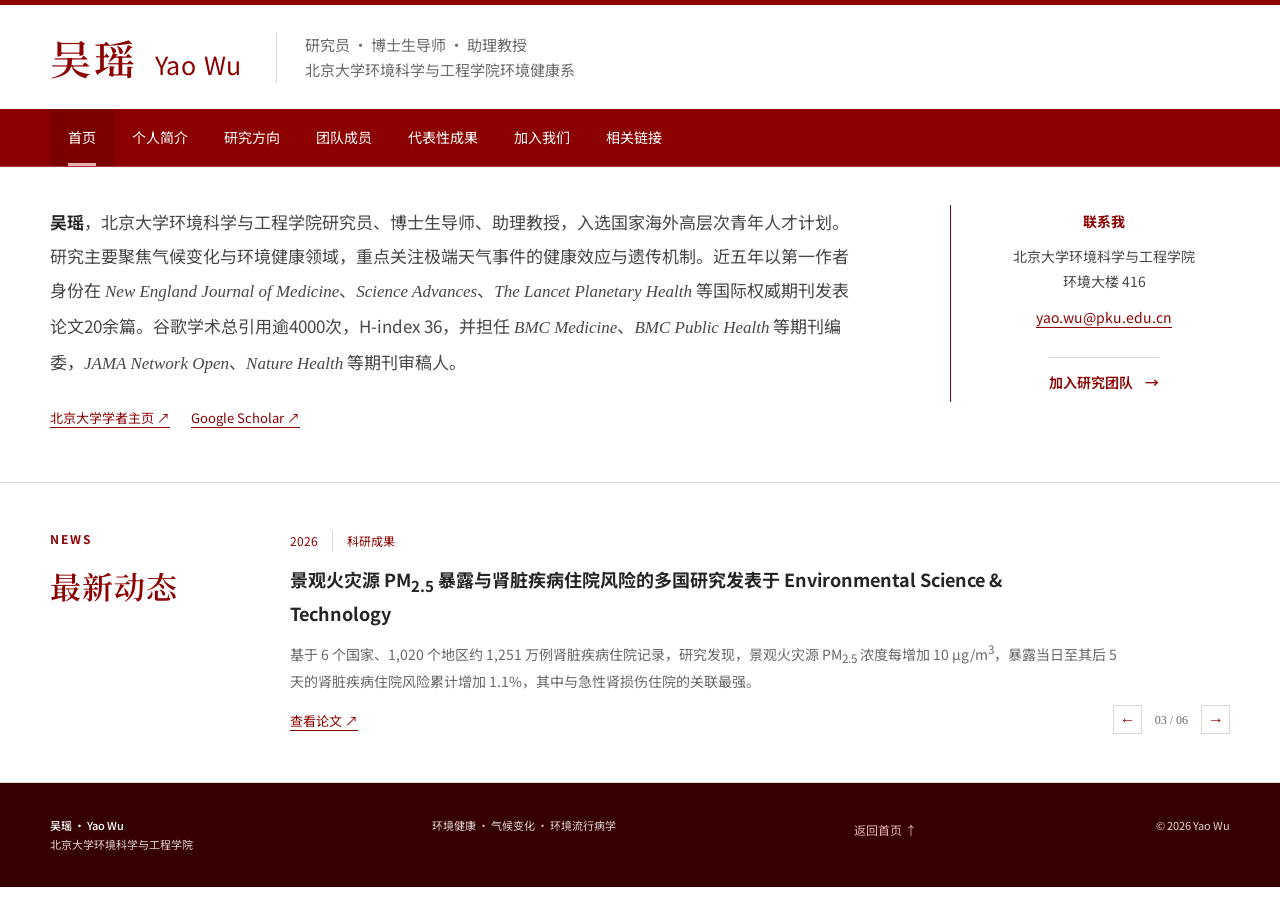
<file: index.html>
<!doctype html>
<html lang="zh-CN">
<head>
  <!-- Google tag (gtag.js) -->
  <script async src="https://www.googletagmanager.com/gtag/js?id=G-WZ7FM16645"></script>
  <script>
    window.dataLayer = window.dataLayer || [];
    function gtag(){dataLayer.push(arguments);}
    gtag('js', new Date());

    gtag('config', 'G-WZ7FM16645');
  </script>
  <meta charset="utf-8">
  <meta name="viewport" content="width=device-width, initial-scale=1">
  <meta name="description" content="吴瑶，北京大学环境科学与工程学院研究员、博士生导师、助理教授的个人学术主页。">
  <meta name="theme-color" content="#8c0000">
  <meta property="og:site_name" content="吴瑶课题组">
  <title>吴瑶｜北京大学环境健康</title>
  <script type="application/ld+json">
{
  "@context": "https://schema.org",
  "@type": "WebSite",
  "name": "吴瑶课题组",
  "alternateName": [
    "Yao Wu Research Group",
    "Yao Wu Environmental Health Lab"
  ],
  "url": "https://www.yaowuehlab.com/"
}
</script>
  <link rel="preconnect" href="https://fonts.googleapis.com">
  <link rel="preconnect" href="https://fonts.gstatic.com" crossorigin>
  <link href="https://fonts.googleapis.com/css2?family=Noto+Sans+SC:wght@400;500;600;700&family=Noto+Serif+SC:wght@500;600;700&display=swap" rel="stylesheet">
  <link rel="stylesheet" href="css/style.css">
</head>
<body data-page="home">
  <a class="skip-link" href="#main-content">跳转到主要内容</a>
  <header class="site-header">
    <div class="topbar"><div class="container identity-row">
      <a class="wordmark" href="index.html" aria-label="吴瑶首页"><span class="wordmark-cn">吴瑶</span><span class="wordmark-en">Yao Wu</span></a>
      <div class="identity-meta"><p>研究员 · 博士生导师 · 助理教授</p><p>北京大学环境科学与工程学院环境健康系</p></div>
    </div></div>
    <nav class="main-nav" aria-label="主导航"><div class="container nav-inner">
      <button class="nav-toggle" type="button" aria-expanded="false" aria-controls="nav-menu"><span class="sr-only">打开导航菜单</span><span></span><span></span><span></span></button>
      <div class="nav-menu" id="nav-menu">
        <a class="nav-link" data-page-link="home" href="index.html">首页</a>
        <a class="nav-link" data-page-link="profile" href="profile.html">个人简介</a>
        <a class="nav-link" data-page-link="research" href="research.html">研究方向</a>
        <a class="nav-link" data-page-link="team" href="team.html">团队成员</a>
        <a class="nav-link" data-page-link="publications" href="publications.html">代表性成果</a>
        <a class="nav-link" data-page-link="join" href="join.html">加入我们</a>
        <a class="nav-link" data-page-link="links" href="links.html">相关链接</a>
      </div>
    </div></nav>
  </header>

  <main id="main-content" class="home-main">
    <section class="home-profile" aria-labelledby="home-profile-title"><div class="container home-profile-grid">
      <div>
        <p id="home-profile-title" class="home-bio"><strong>吴瑶</strong>，北京大学环境科学与工程学院研究员、博士生导师、助理教授，入选国家海外高层次青年人才计划。研究主要聚焦气候变化与环境健康领域，重点关注极端天气事件的健康效应与遗传机制。近五年以第一作者身份在 <em>New England Journal of Medicine</em>、<em>Science Advances</em>、<em>The Lancet Planetary Health</em> 等国际权威期刊发表论文20余篇。谷歌学术总引用逾4000次，H-index 36，并担任 <em>BMC Medicine</em>、<em>BMC Public Health</em> 等期刊编委，<em>JAMA Network Open</em>、<em>Nature Health</em> 等期刊审稿人。</p>
        <p class="home-links"><a href="http://scholar.pku.edu.cn/yao_wu/" target="_blank" rel="noopener noreferrer">北京大学学者主页 ↗</a><a href="https://scholar.google.com/citations?user=5RVtonUAAAAJ&amp;hl=zh-CN" target="_blank" rel="noopener noreferrer">Google Scholar ↗</a></p>
      </div>
      <aside class="home-contact" aria-label="联系信息"><p class="aside-label">联系我</p><p>北京大学环境科学与工程学院<br>环境大楼 416</p><a href="mailto:yao.wu@pku.edu.cn">yao.wu@pku.edu.cn</a><a class="home-join-link" href="join.html">加入研究团队 <span aria-hidden="true">→</span></a></aside>
    </div></section>

    <section class="home-news content-section" aria-labelledby="news-title"><div class="container home-news-grid">
      <div class="section-heading"><p class="page-kicker">NEWS</p><h2 id="news-title">最新动态</h2></div>
      <div class="news-rotator" id="news-rotator" aria-live="polite"></div>
    </div></section>

  </main>

  <footer class="site-footer"><div class="container footer-inner"><p><strong>吴瑶 · Yao Wu</strong><br>北京大学环境科学与工程学院</p><p>环境健康 · 气候变化 · 环境流行病学</p><a class="footer-home-link" href="index.html">返回首页 ↑</a><p>© 2026 Yao Wu</p></div></footer>
  <script src="js/news.js"></script>
  <script src="js/main.js"></script>
</body>
</html>
</file>
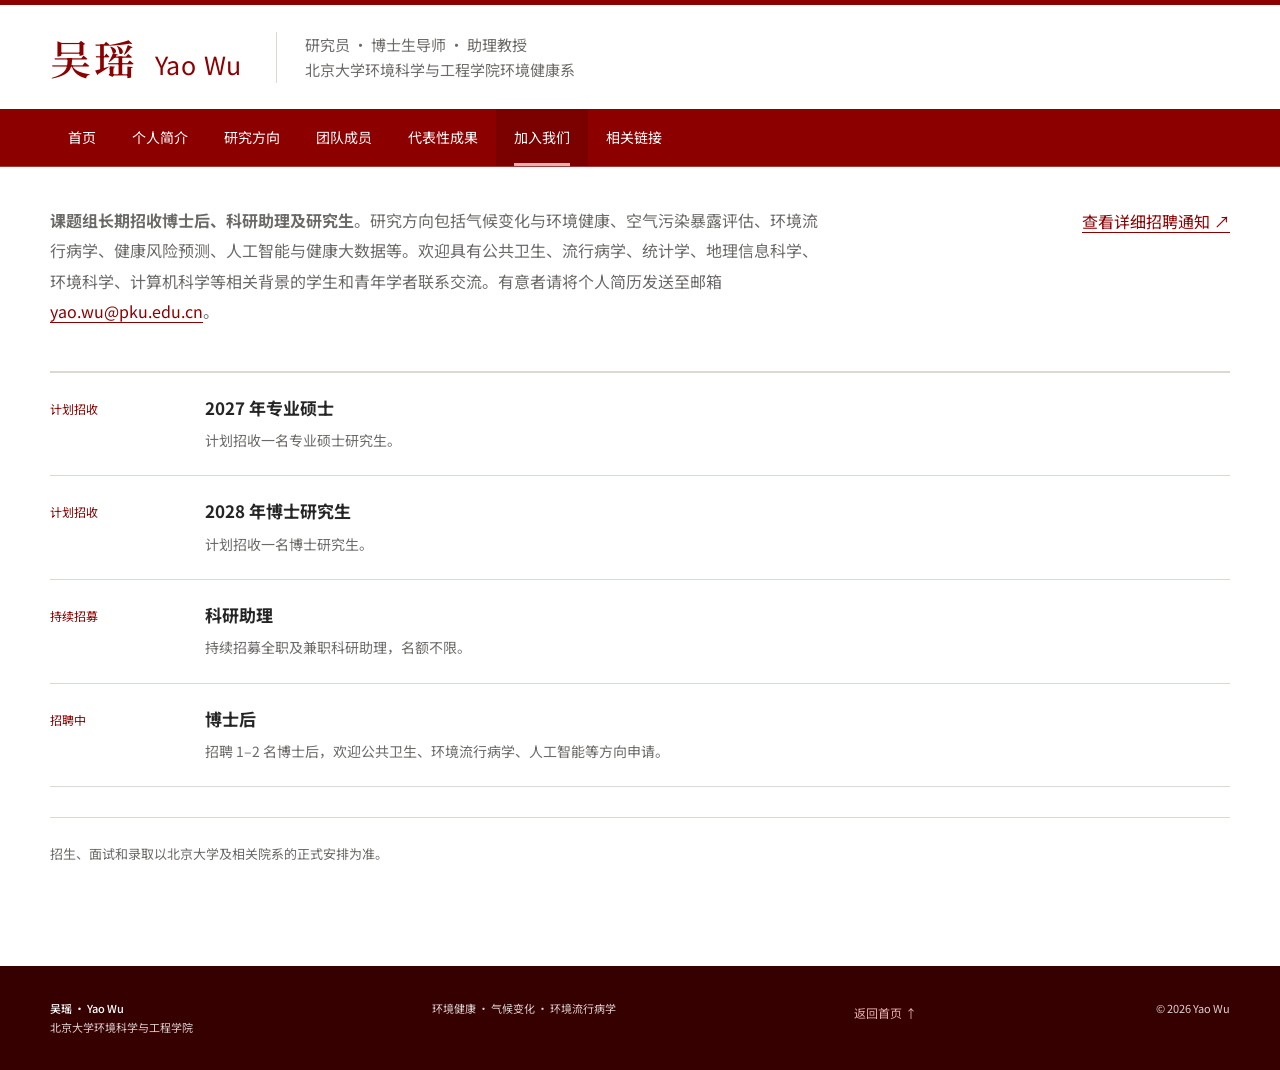
<file: join.html>
<!doctype html>
<html lang="zh-CN"><head><!-- Google tag (gtag.js) --><script async src="https://www.googletagmanager.com/gtag/js?id=G-WZ7FM16645"></script><script>window.dataLayer=window.dataLayer||[];function gtag(){dataLayer.push(arguments);}gtag('js',new Date());gtag('config','G-WZ7FM16645');</script><meta charset="utf-8"><meta name="viewport" content="width=device-width, initial-scale=1"><meta name="description" content="吴瑶研究团队招生与招聘信息。"><meta name="theme-color" content="#8c0000"><title>加入我们｜吴瑶</title><link rel="preconnect" href="https://fonts.googleapis.com"><link rel="preconnect" href="https://fonts.gstatic.com" crossorigin><link href="https://fonts.googleapis.com/css2?family=Noto+Sans+SC:wght@400;500;600;700&family=Noto+Serif+SC:wght@500;600;700&display=swap" rel="stylesheet"><link rel="stylesheet" href="css/style.css"></head>
<body data-page="join"><a class="skip-link" href="#main-content">跳转到主要内容</a><header class="site-header"><div class="topbar"><div class="container identity-row"><a class="wordmark" href="index.html" aria-label="吴瑶首页"><span class="wordmark-cn">吴瑶</span><span class="wordmark-en">Yao Wu</span></a><div class="identity-meta"><p>研究员 · 博士生导师 · 助理教授</p><p>北京大学环境科学与工程学院环境健康系</p></div><a class="contact-link" href="mailto:yao.wu@pku.edu.cn">yao.wu@pku.edu.cn</a></div></div><nav class="main-nav" aria-label="主导航"><div class="container nav-inner"><button class="nav-toggle" type="button" aria-expanded="false" aria-controls="nav-menu"><span class="sr-only">打开导航菜单</span><span></span><span></span><span></span></button><div class="nav-menu" id="nav-menu"><a class="nav-link" data-page-link="home" href="index.html">首页</a><a class="nav-link" data-page-link="profile" href="profile.html">个人简介</a><a class="nav-link" data-page-link="research" href="research.html">研究方向</a><a class="nav-link" data-page-link="team" href="team.html">团队成员</a><a class="nav-link" data-page-link="publications" href="publications.html">代表性成果</a><a class="nav-link" data-page-link="join" href="join.html">加入我们</a><a class="nav-link" data-page-link="links" href="links.html">相关链接</a></div></div></nav></header>
<main id="main-content" class="page-main join-page"><div class="container page-content"><div class="page-heading"><p><strong>课题组长期招收博士后、科研助理及研究生</strong>。研究方向包括气候变化与环境健康、空气污染暴露评估、环境流行病学、健康风险预测、人工智能与健康大数据等。欢迎具有公共卫生、流行病学、统计学、地理信息科学、环境科学、计算机科学等相关背景的学生和青年学者联系交流。有意者请将个人简历发送至邮箱 <a class="text-link" href="mailto:yao.wu@pku.edu.cn">yao.wu@pku.edu.cn</a>。</p><a class="text-link join-notice-link" href="https://mp.weixin.qq.com/s/1cE_3DFZ_aI_kYix45dg_A" target="_blank" rel="noopener noreferrer">查看详细招聘通知 ↗</a></div><div class="opportunities" aria-label="招收信息"><article class="opportunity"><span class="opportunity-status">计划招收</span><h2>2027 年专业硕士</h2><p>计划招收一名专业硕士研究生。</p></article><article class="opportunity"><span class="opportunity-status">计划招收</span><h2>2028 年博士研究生</h2><p>计划招收一名博士研究生。</p></article><article class="opportunity"><span class="opportunity-status">持续招募</span><h2>科研助理</h2><p>持续招募全职及兼职科研助理，名额不限。</p></article><article class="opportunity"><span class="opportunity-status">招聘中</span><h2>博士后</h2><p>招聘 1–2 名博士后，欢迎公共卫生、环境流行病学、人工智能等方向申请。</p></article></div><div class="join-footer"><p>招生、面试和录取以北京大学及相关院系的正式安排为准。</p></div></div></main><footer class="site-footer"><div class="container footer-inner"><p><strong>吴瑶 · Yao Wu</strong><br>北京大学环境科学与工程学院</p><p>环境健康 · 气候变化 · 环境流行病学</p><a class="footer-home-link" href="index.html">返回首页 ↑</a><p>© 2026 Yao Wu</p></div></footer><script src="js/main.js"></script></body></html>
</file>
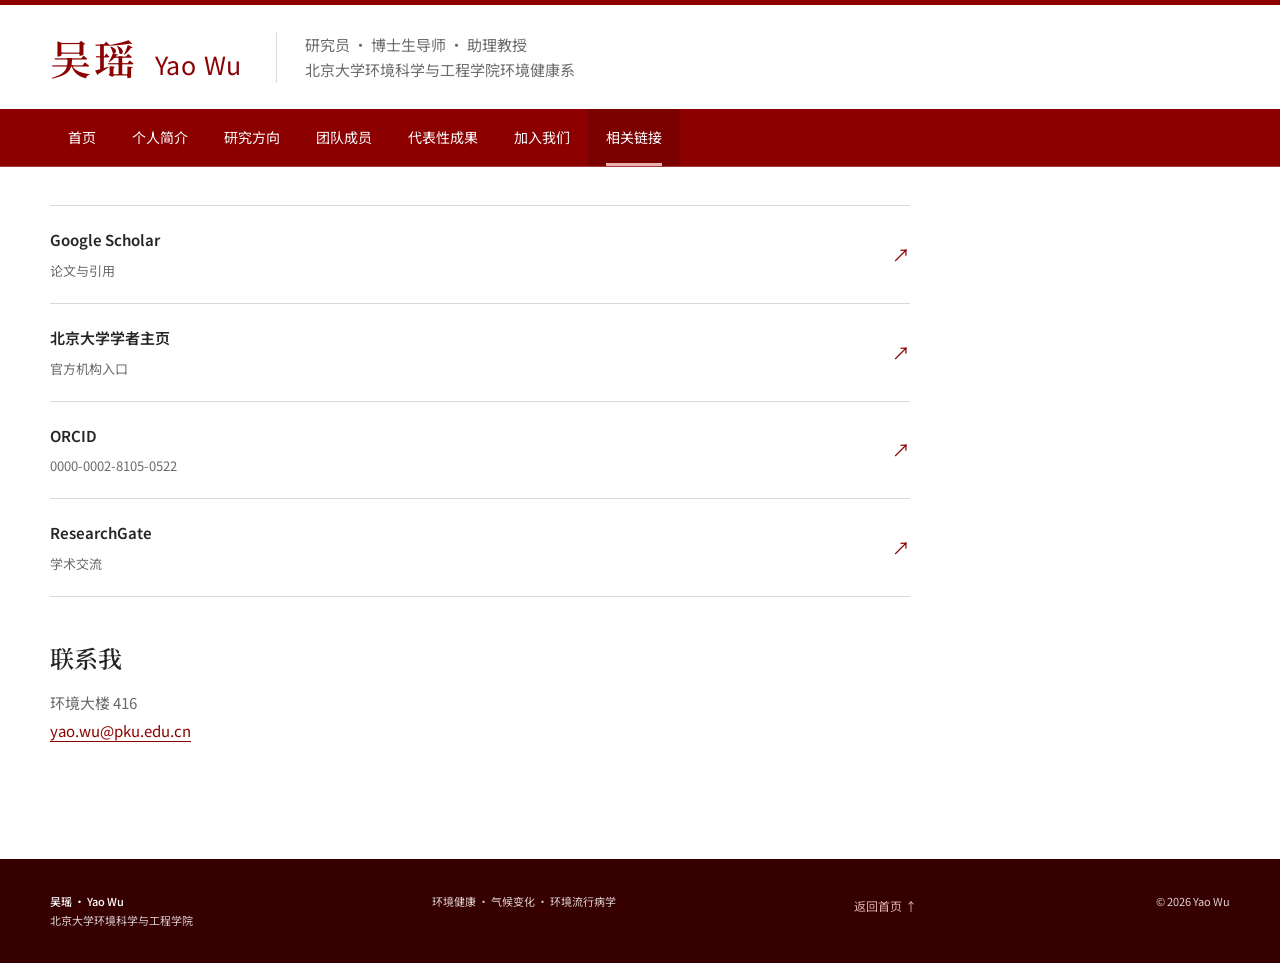
<file: links.html>
<!doctype html>
<html lang="zh-CN"><head><!-- Google tag (gtag.js) --><script async src="https://www.googletagmanager.com/gtag/js?id=G-WZ7FM16645"></script><script>window.dataLayer=window.dataLayer||[];function gtag(){dataLayer.push(arguments);}gtag('js',new Date());gtag('config','G-WZ7FM16645');</script><meta charset="utf-8"><meta name="viewport" content="width=device-width, initial-scale=1"><meta name="description" content="吴瑶的学术主页、Google Scholar、ORCID 与 ResearchGate 链接。"><meta name="theme-color" content="#8c0000"><title>相关链接｜吴瑶</title><link rel="preconnect" href="https://fonts.googleapis.com"><link rel="preconnect" href="https://fonts.gstatic.com" crossorigin><link href="https://fonts.googleapis.com/css2?family=Noto+Sans+SC:wght@400;500;600;700&family=Noto+Serif+SC:wght@500;600;700&display=swap" rel="stylesheet"><link rel="stylesheet" href="css/style.css"></head>
<body data-page="links"><a class="skip-link" href="#main-content">跳转到主要内容</a><header class="site-header"><div class="topbar"><div class="container identity-row"><a class="wordmark" href="index.html" aria-label="吴瑶首页"><span class="wordmark-cn">吴瑶</span><span class="wordmark-en">Yao Wu</span></a><div class="identity-meta"><p>研究员 · 博士生导师 · 助理教授</p><p>北京大学环境科学与工程学院环境健康系</p></div><a class="contact-link" href="mailto:yao.wu@pku.edu.cn">yao.wu@pku.edu.cn</a></div></div><nav class="main-nav" aria-label="主导航"><div class="container nav-inner"><button class="nav-toggle" type="button" aria-expanded="false" aria-controls="nav-menu"><span class="sr-only">打开导航菜单</span><span></span><span></span><span></span></button><div class="nav-menu" id="nav-menu"><a class="nav-link" data-page-link="home" href="index.html">首页</a><a class="nav-link" data-page-link="profile" href="profile.html">个人简介</a><a class="nav-link" data-page-link="research" href="research.html">研究方向</a><a class="nav-link" data-page-link="team" href="team.html">团队成员</a><a class="nav-link" data-page-link="publications" href="publications.html">代表性成果</a><a class="nav-link" data-page-link="join" href="join.html">加入我们</a><a class="nav-link" data-page-link="links" href="links.html">相关链接</a></div></div></nav></header>
<main id="main-content" class="page-main links-page"><div class="container page-content"><div class="links-grid page-links-grid"><a class="external-link" href="https://scholar.google.com/citations?user=5RVtonUAAAAJ&amp;hl=zh-CN" target="_blank" rel="noopener noreferrer"><span>Google Scholar</span><small>论文与引用</small><b aria-hidden="true">↗</b></a><a class="external-link" href="http://scholar.pku.edu.cn/yao_wu/" target="_blank" rel="noopener noreferrer"><span>北京大学学者主页</span><small>官方机构入口</small><b aria-hidden="true">↗</b></a><a class="external-link" href="https://orcid.org/0000-0002-8105-0522" target="_blank" rel="noopener noreferrer"><span>ORCID</span><small>0000-0002-8105-0522</small><b aria-hidden="true">↗</b></a><a class="external-link" href="https://www.researchgate.net/profile/Yao-Wu-24" target="_blank" rel="noopener noreferrer"><span>ResearchGate</span><small>学术交流</small><b aria-hidden="true">↗</b></a></div><div class="contact-block"><h2>联系我</h2><p>环境大楼 416<br><a class="text-link" href="mailto:yao.wu@pku.edu.cn">yao.wu@pku.edu.cn</a></p></div></div></main><footer class="site-footer"><div class="container footer-inner"><p><strong>吴瑶 · Yao Wu</strong><br>北京大学环境科学与工程学院</p><p>环境健康 · 气候变化 · 环境流行病学</p><a class="footer-home-link" href="index.html">返回首页 ↑</a><p>© 2026 Yao Wu</p></div></footer><script src="js/main.js"></script></body></html>
</file>
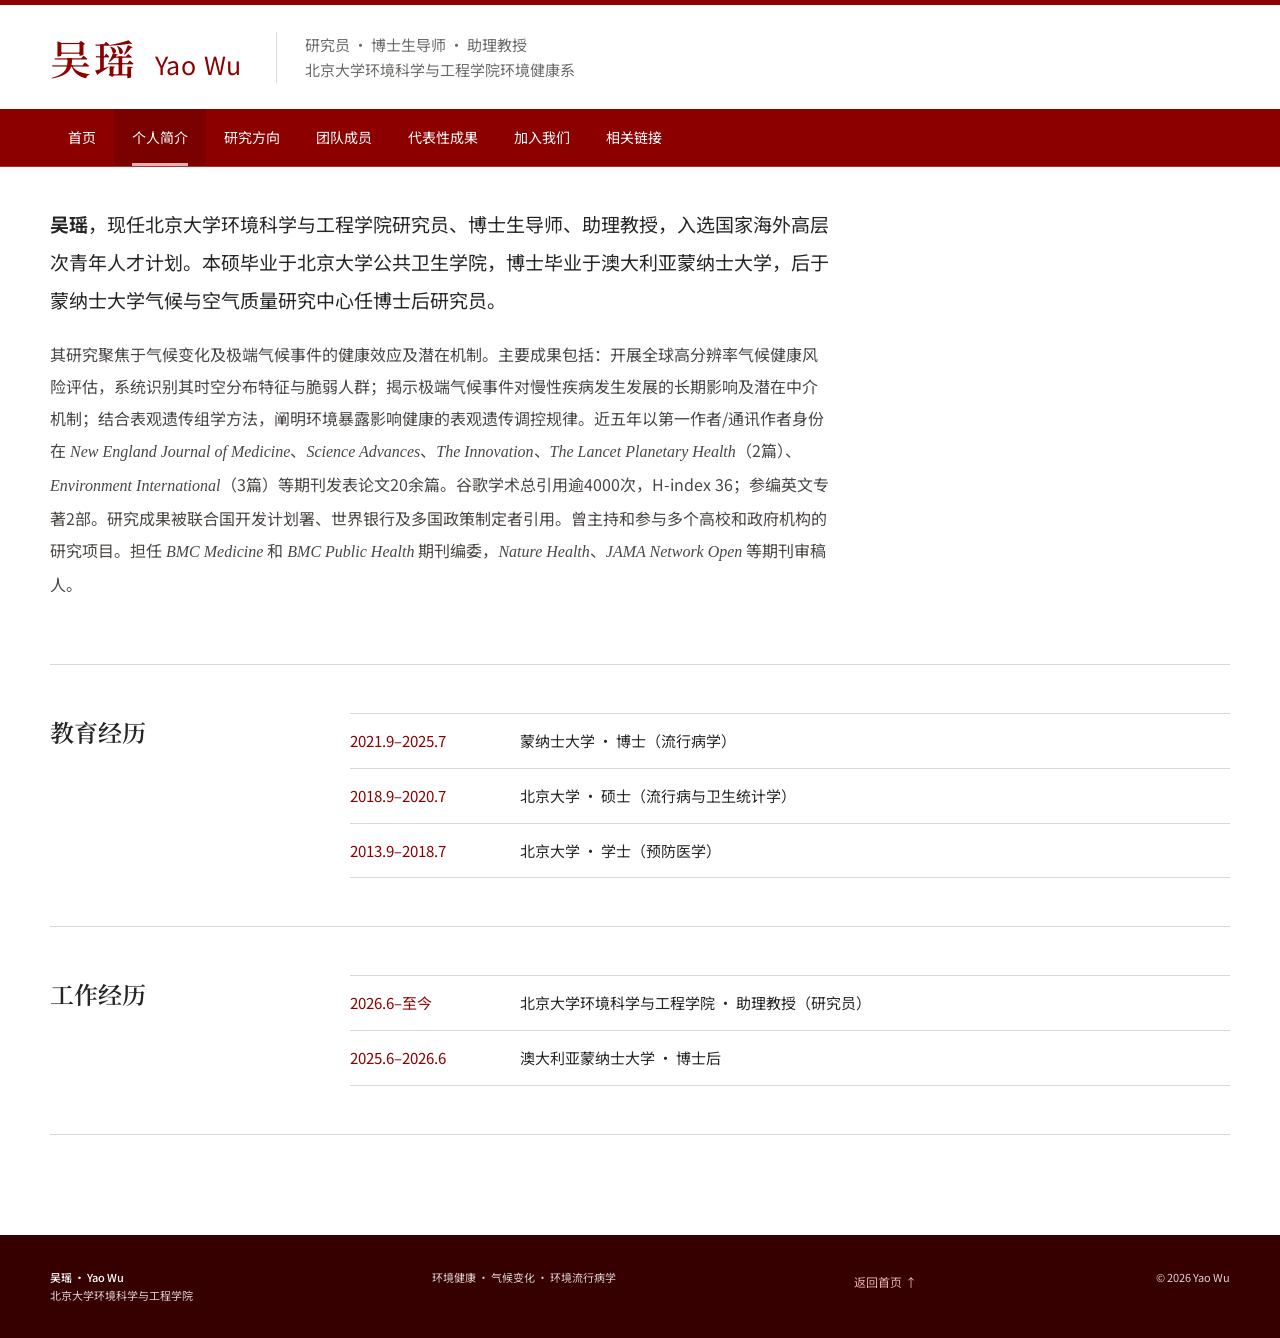
<file: profile.html>
<!doctype html>
<html lang="zh-CN">
<head>
  <!-- Google tag (gtag.js) -->
  <script async src="https://www.googletagmanager.com/gtag/js?id=G-WZ7FM16645"></script>
  <script>
    window.dataLayer = window.dataLayer || [];
    function gtag(){dataLayer.push(arguments);}
    gtag('js', new Date());

    gtag('config', 'G-WZ7FM16645');
  </script>
  <meta charset="utf-8"><meta name="viewport" content="width=device-width, initial-scale=1">
  <meta name="description" content="吴瑶的个人简介、教育经历与工作经历。"><meta name="theme-color" content="#8c0000">
  <title>个人简介｜吴瑶</title>
  <link rel="preconnect" href="https://fonts.googleapis.com"><link rel="preconnect" href="https://fonts.gstatic.com" crossorigin>
  <link href="https://fonts.googleapis.com/css2?family=Noto+Sans+SC:wght@400;500;600;700&family=Noto+Serif+SC:wght@500;600;700&display=swap" rel="stylesheet"><link rel="stylesheet" href="css/style.css">
</head>
<body data-page="profile">
  <a class="skip-link" href="#main-content">跳转到主要内容</a>
  <header class="site-header"><div class="topbar"><div class="container identity-row"><a class="wordmark" href="index.html" aria-label="吴瑶首页"><span class="wordmark-cn">吴瑶</span><span class="wordmark-en">Yao Wu</span></a><div class="identity-meta"><p>研究员 · 博士生导师 · 助理教授</p><p>北京大学环境科学与工程学院环境健康系</p></div><a class="contact-link" href="mailto:yao.wu@pku.edu.cn">yao.wu@pku.edu.cn</a></div></div><nav class="main-nav" aria-label="主导航"><div class="container nav-inner"><button class="nav-toggle" type="button" aria-expanded="false" aria-controls="nav-menu"><span class="sr-only">打开导航菜单</span><span></span><span></span><span></span></button><div class="nav-menu" id="nav-menu"><a class="nav-link" data-page-link="home" href="index.html">首页</a><a class="nav-link" data-page-link="profile" href="profile.html">个人简介</a><a class="nav-link" data-page-link="research" href="research.html">研究方向</a><a class="nav-link" data-page-link="team" href="team.html">团队成员</a><a class="nav-link" data-page-link="publications" href="publications.html">代表性成果</a><a class="nav-link" data-page-link="join" href="join.html">加入我们</a><a class="nav-link" data-page-link="links" href="links.html">相关链接</a></div></div></nav></header>
  <main id="main-content" class="page-main profile-page"><div class="container page-content">
    <section class="content-section page-section"><div class="reading-column"><p class="lead-paragraph"><strong>吴瑶</strong>，现任北京大学环境科学与工程学院研究员、博士生导师、助理教授，入选国家海外高层次青年人才计划。本硕毕业于北京大学公共卫生学院，博士毕业于澳大利亚蒙纳士大学，后于蒙纳士大学气候与空气质量研究中心任博士后研究员。</p><p>其研究聚焦于气候变化及极端气候事件的健康效应及潜在机制。主要成果包括：开展全球高分辨率气候健康风险评估，系统识别其时空分布特征与脆弱人群；揭示极端气候事件对慢性疾病发生发展的长期影响及潜在中介机制；结合表观遗传组学方法，阐明环境暴露影响健康的表观遗传调控规律。近五年以第一作者/通讯作者身份在 <em>New England Journal of Medicine</em>、<em>Science Advances</em>、<em>The Innovation</em>、<em>The Lancet Planetary Health</em>（2篇）、<em>Environment International</em>（3篇）等期刊发表论文20余篇。谷歌学术总引用逾4000次，H-index 36；参编英文专著2部。研究成果被联合国开发计划署、世界银行及多国政策制定者引用。曾主持和参与多个高校和政府机构的研究项目。担任 <em>BMC Medicine</em> 和 <em>BMC Public Health</em> 期刊编委，<em>Nature Health</em>、<em>JAMA Network Open</em> 等期刊审稿人。</p></div></section>
    <section class="content-section page-section split-section"><div><h2>教育经历</h2></div><div class="timeline"><div class="timeline-item"><span class="timeline-date">2021.9–2025.7</span><span>蒙纳士大学 · 博士（流行病学）</span></div><div class="timeline-item"><span class="timeline-date">2018.9–2020.7</span><span>北京大学 · 硕士（流行病与卫生统计学）</span></div><div class="timeline-item"><span class="timeline-date">2013.9–2018.7</span><span>北京大学 · 学士（预防医学）</span></div></div></section>
    <section class="content-section page-section split-section"><div><h2>工作经历</h2></div><div class="timeline"><div class="timeline-item"><span class="timeline-date">2026.6–至今</span><span>北京大学环境科学与工程学院 · 助理教授（研究员）</span></div><div class="timeline-item"><span class="timeline-date">2025.6–2026.6</span><span>澳大利亚蒙纳士大学 · 博士后</span></div></div></section>
  </div></main>
  <footer class="site-footer"><div class="container footer-inner"><p><strong>吴瑶 · Yao Wu</strong><br>北京大学环境科学与工程学院</p><p>环境健康 · 气候变化 · 环境流行病学</p><a class="footer-home-link" href="index.html">返回首页 ↑</a><p>© 2026 Yao Wu</p></div></footer><script src="js/main.js"></script>
</body>
</html>
</file>
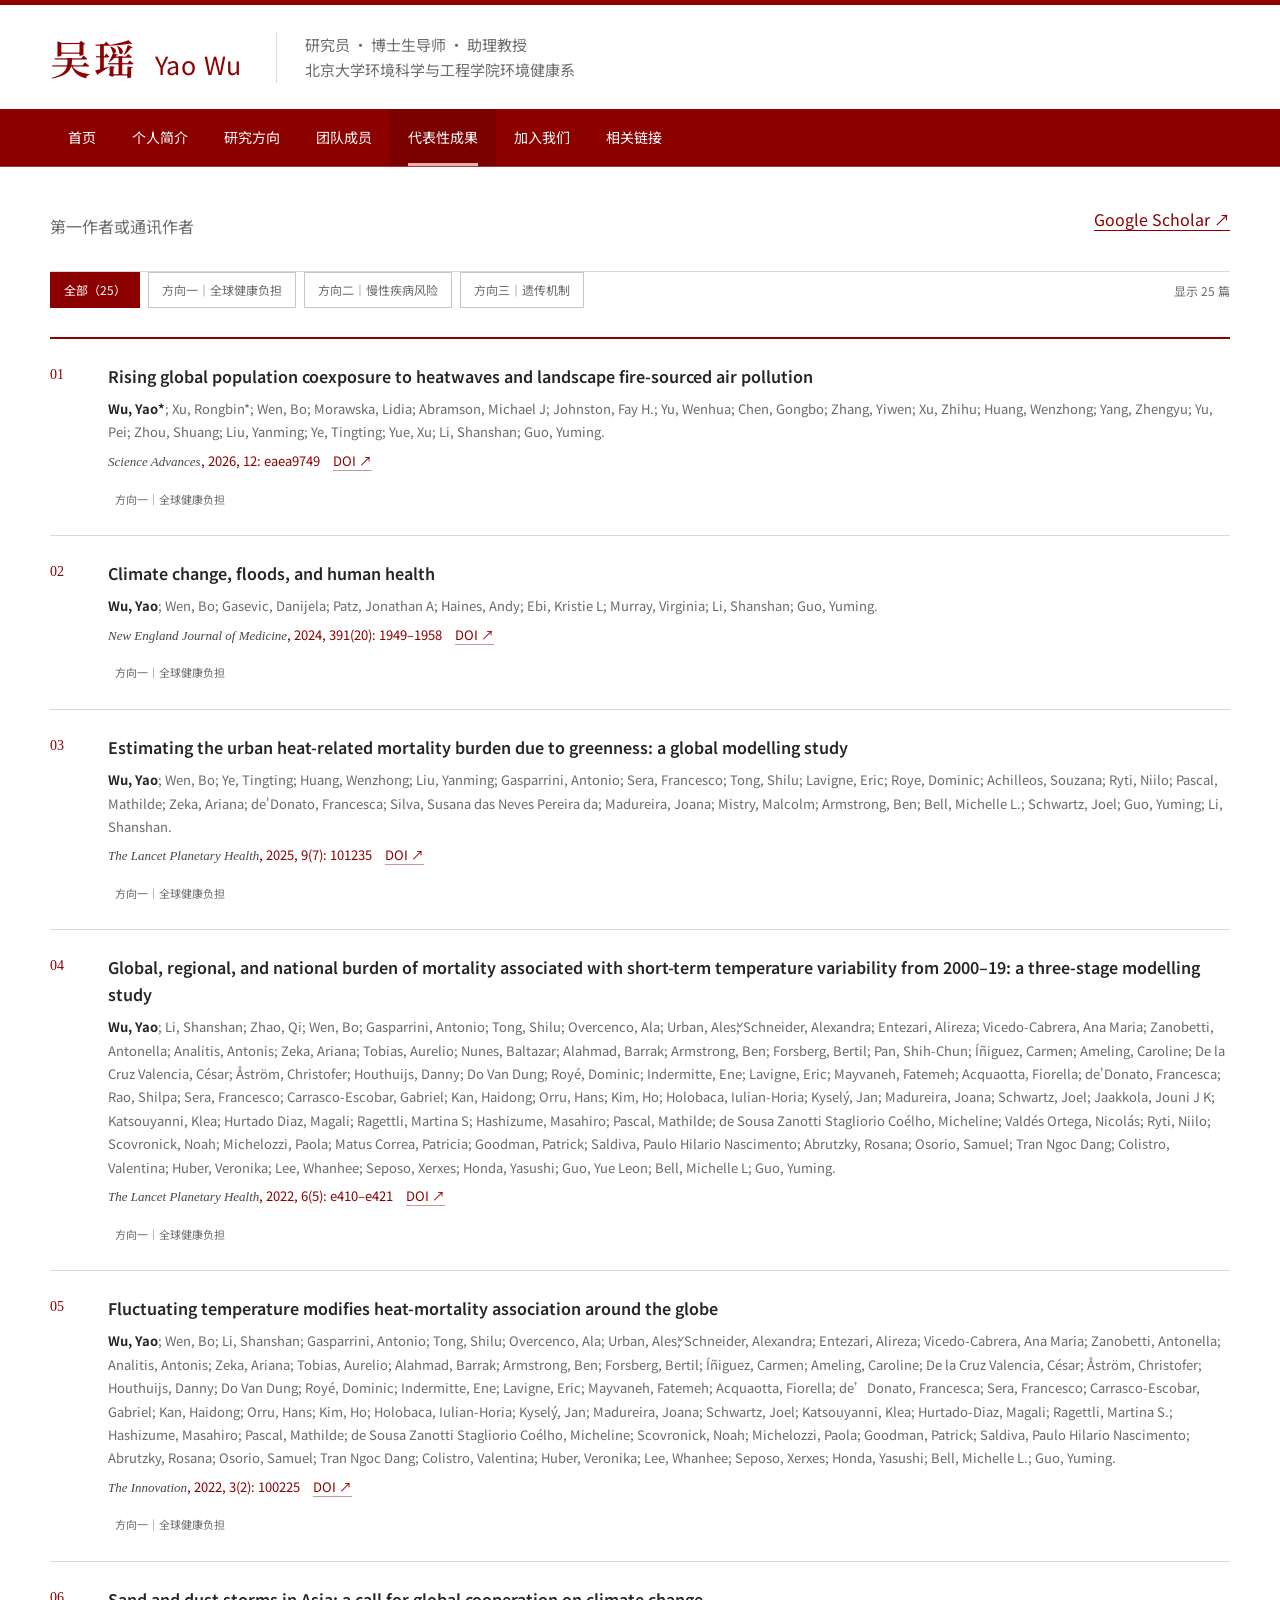
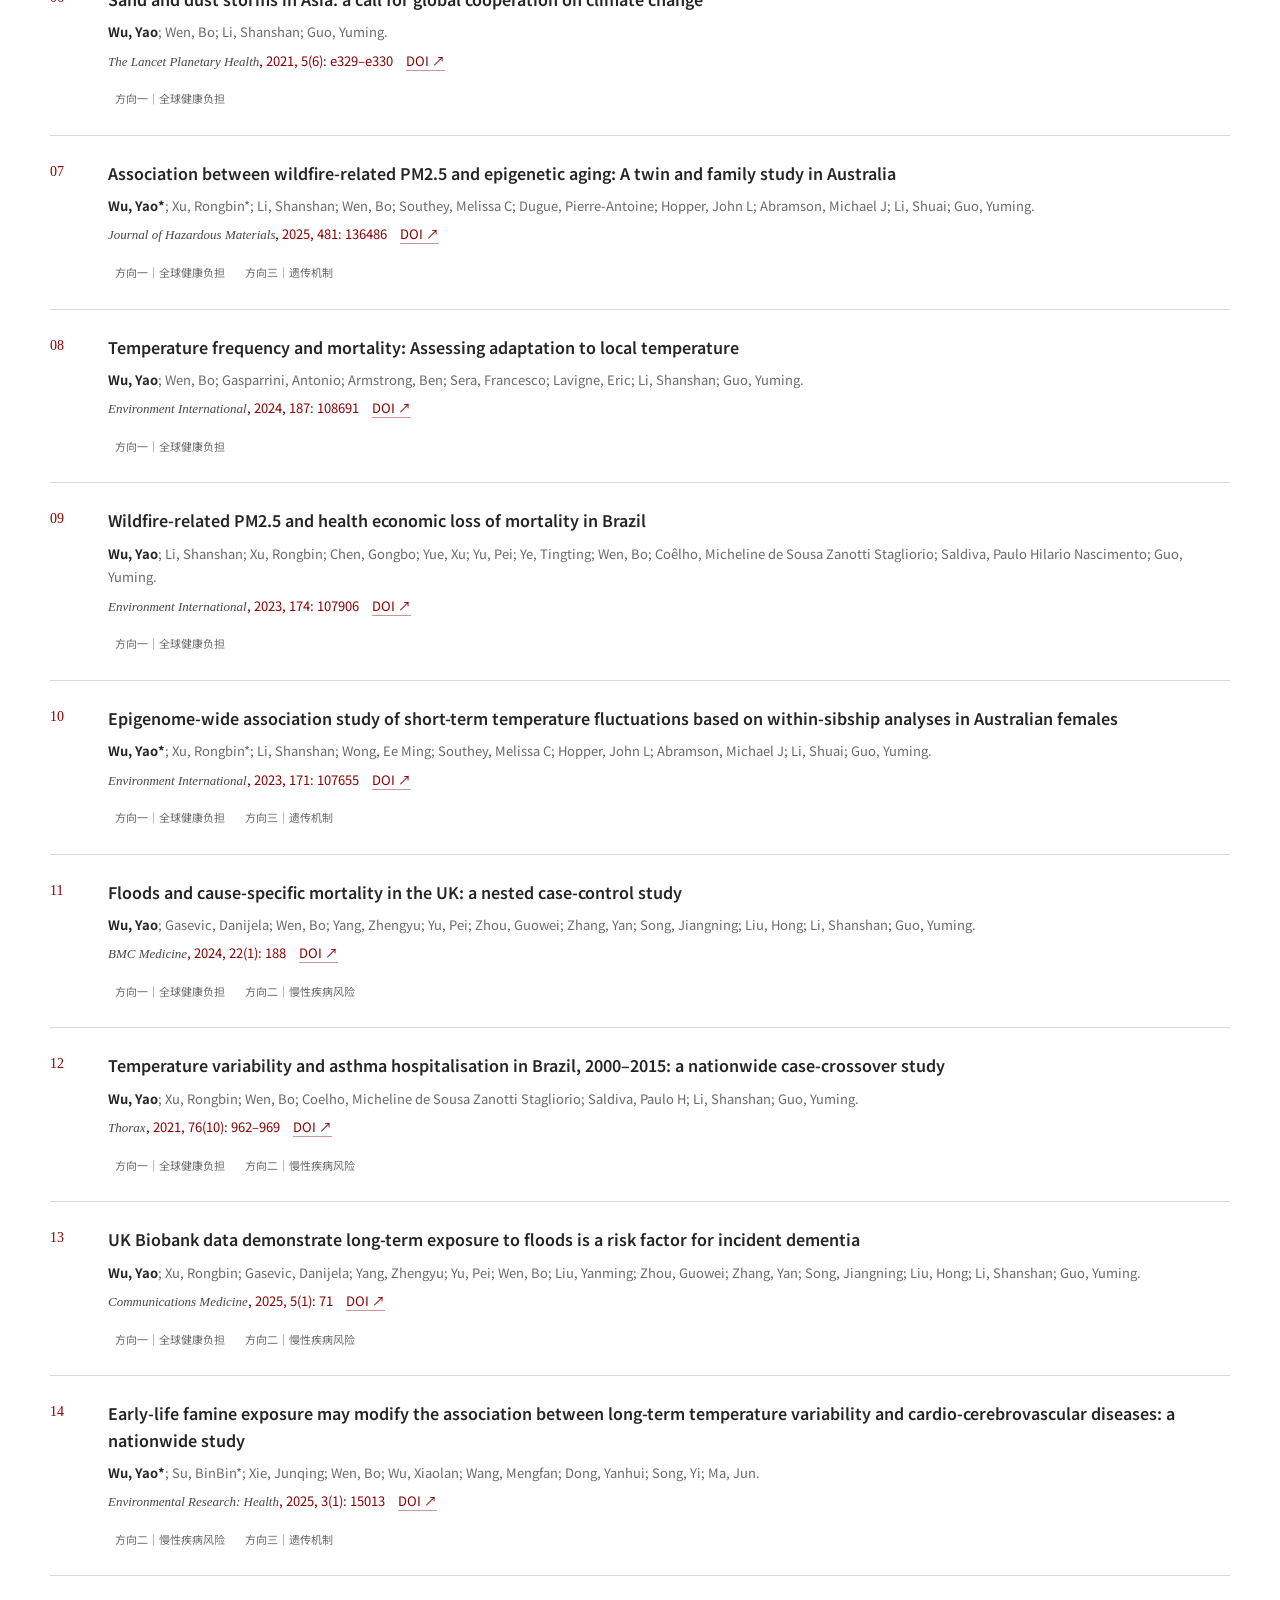
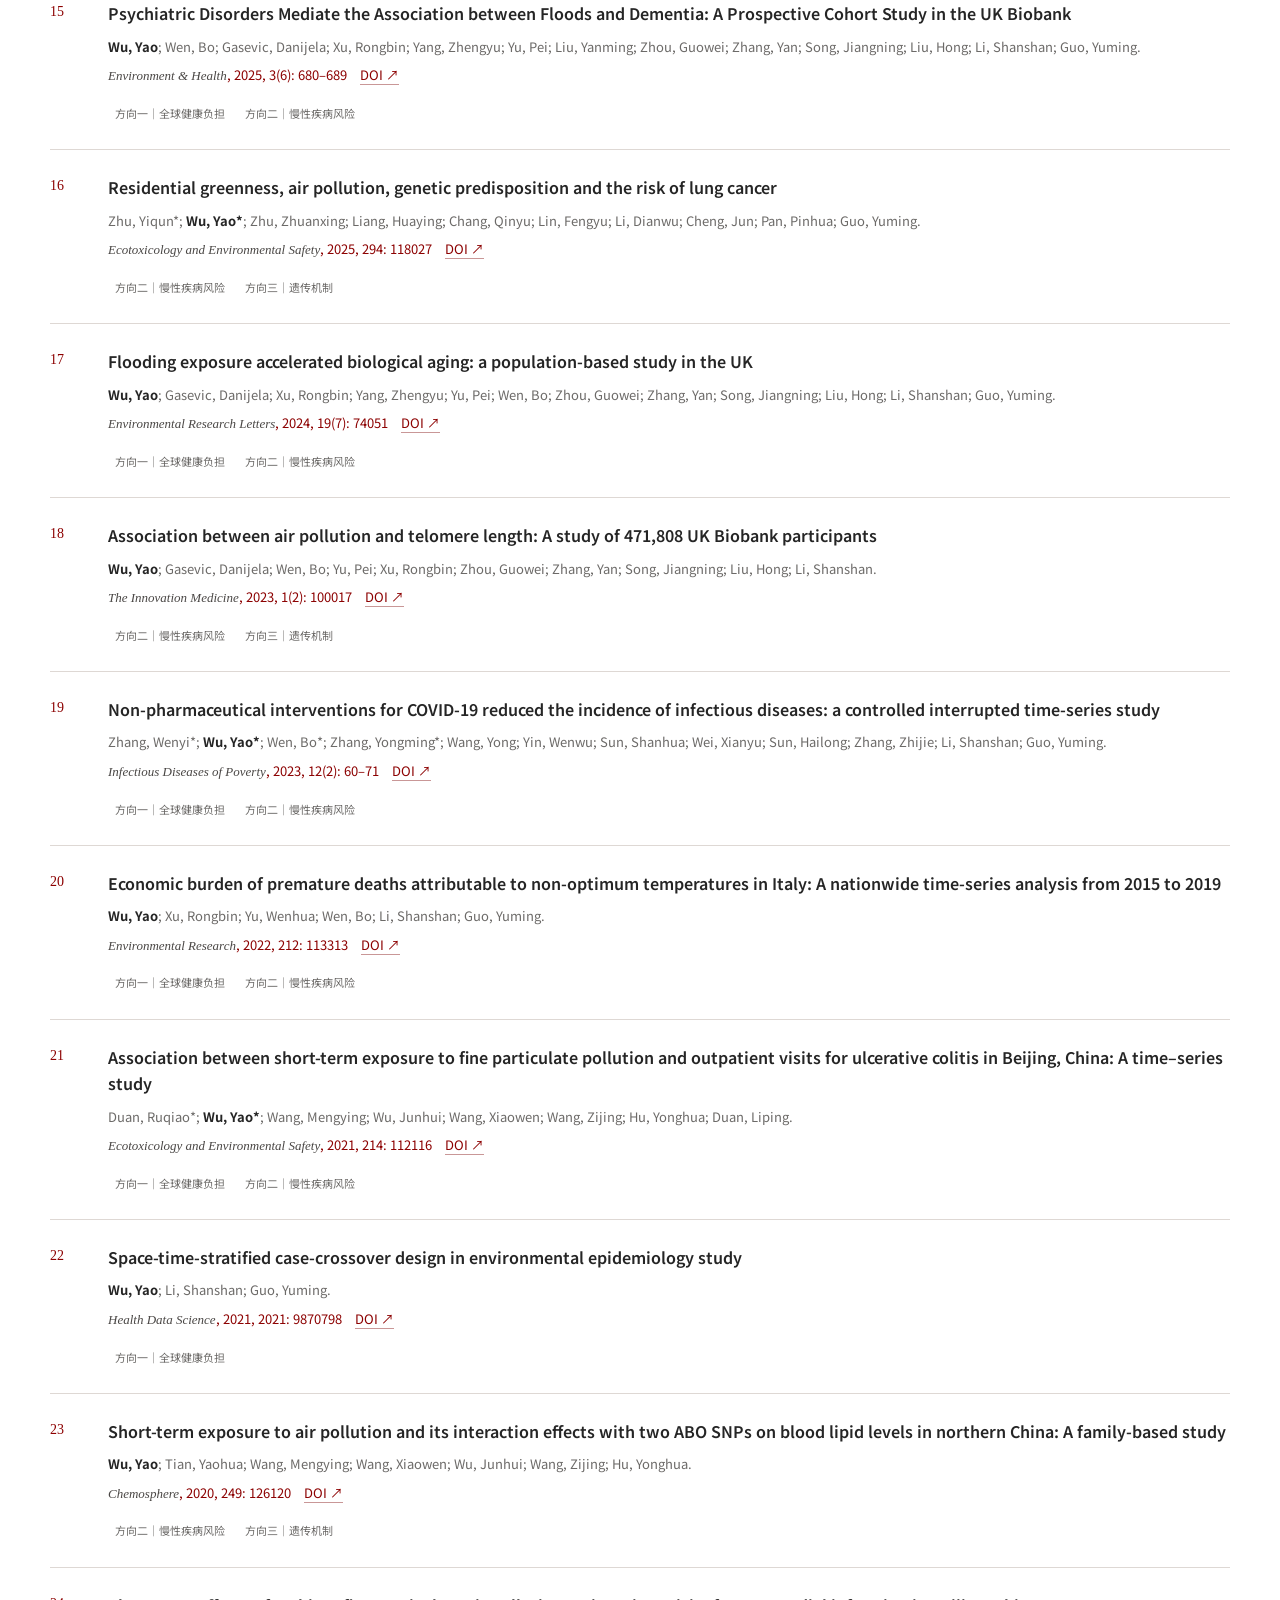
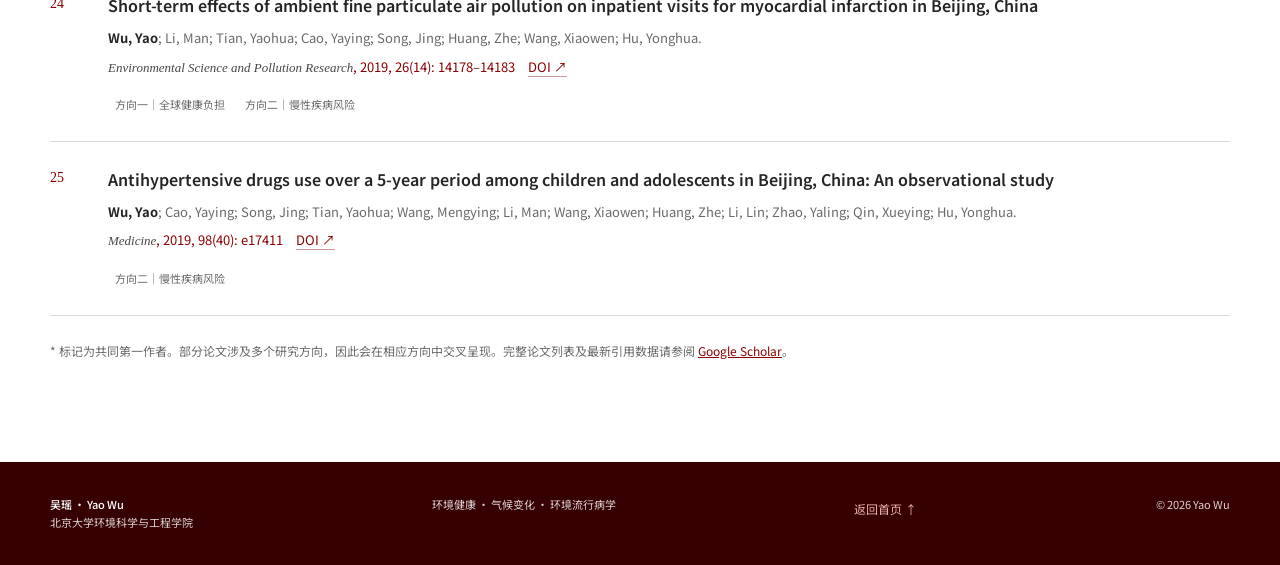
<file: publications.html>
<!doctype html>
<html lang="zh-CN"><head><!-- Google tag (gtag.js) --><script async src="https://www.googletagmanager.com/gtag/js?id=G-WZ7FM16645"></script><script>window.dataLayer=window.dataLayer||[];function gtag(){dataLayer.push(arguments);}gtag('js',new Date());gtag('config','G-WZ7FM16645');</script><meta charset="utf-8"><meta name="viewport" content="width=device-width, initial-scale=1"><meta name="description" content="吴瑶以第一作者或通讯作者发表的代表性成果。"><meta name="theme-color" content="#8c0000"><title>代表性成果｜吴瑶</title><link rel="preconnect" href="https://fonts.googleapis.com"><link rel="preconnect" href="https://fonts.gstatic.com" crossorigin><link href="https://fonts.googleapis.com/css2?family=Noto+Sans+SC:wght@400;500;600;700&family=Noto+Serif+SC:wght@500;600;700&display=swap" rel="stylesheet"><link rel="stylesheet" href="css/style.css"></head>
<body data-page="publications"><a class="skip-link" href="#main-content">跳转到主要内容</a><header class="site-header"><div class="topbar"><div class="container identity-row"><a class="wordmark" href="index.html" aria-label="吴瑶首页"><span class="wordmark-cn">吴瑶</span><span class="wordmark-en">Yao Wu</span></a><div class="identity-meta"><p>研究员 · 博士生导师 · 助理教授</p><p>北京大学环境科学与工程学院环境健康系</p></div><a class="contact-link" href="mailto:yao.wu@pku.edu.cn">yao.wu@pku.edu.cn</a></div></div><nav class="main-nav" aria-label="主导航"><div class="container nav-inner"><button class="nav-toggle" type="button" aria-expanded="false" aria-controls="nav-menu"><span class="sr-only">打开导航菜单</span><span></span><span></span><span></span></button><div class="nav-menu" id="nav-menu"><a class="nav-link" data-page-link="home" href="index.html">首页</a><a class="nav-link" data-page-link="profile" href="profile.html">个人简介</a><a class="nav-link" data-page-link="research" href="research.html">研究方向</a><a class="nav-link" data-page-link="team" href="team.html">团队成员</a><a class="nav-link" data-page-link="publications" href="publications.html">代表性成果</a><a class="nav-link" data-page-link="join" href="join.html">加入我们</a><a class="nav-link" data-page-link="links" href="links.html">相关链接</a></div></div></nav></header>
<main id="main-content" class="page-main publications-page"><div class="container page-content"><div class="publication-intro"><p>第一作者或通讯作者</p><a class="text-link" href="https://scholar.google.com/citations?user=5RVtonUAAAAJ&amp;hl=zh-CN" target="_blank" rel="noopener noreferrer">Google Scholar ↗</a></div><div class="publication-toolbar" aria-label="论文筛选"><div class="filter-buttons" role="group" aria-label="按三大研究方向筛选论文"><button type="button" class="filter-button active" data-filter="all" aria-pressed="true">全部（25）</button><button type="button" class="filter-button" data-filter="global" aria-pressed="false">方向一｜全球健康负担</button><button type="button" class="filter-button" data-filter="chronic" aria-pressed="false">方向二｜慢性疾病风险</button><button type="button" class="filter-button" data-filter="genetics" aria-pressed="false">方向三｜遗传机制</button></div><p class="publication-count" id="publication-count" aria-live="polite">显示 25 篇</p></div><div id="publications-list" class="publications-list"></div><p class="publication-footnote">* 标记为共同第一作者。部分论文涉及多个研究方向，因此会在相应方向中交叉呈现。完整论文列表及最新引用数据请参阅 <a href="https://scholar.google.com/citations?user=5RVtonUAAAAJ&amp;hl=zh-CN" target="_blank" rel="noopener noreferrer">Google Scholar</a>。</p></div></main><footer class="site-footer"><div class="container footer-inner"><p><strong>吴瑶 · Yao Wu</strong><br>北京大学环境科学与工程学院</p><p>环境健康 · 气候变化 · 环境流行病学</p><a class="footer-home-link" href="index.html">返回首页 ↑</a><p>© 2026 Yao Wu</p></div></footer><script src="js/publications.js"></script><script src="js/main.js"></script></body></html>
</file>
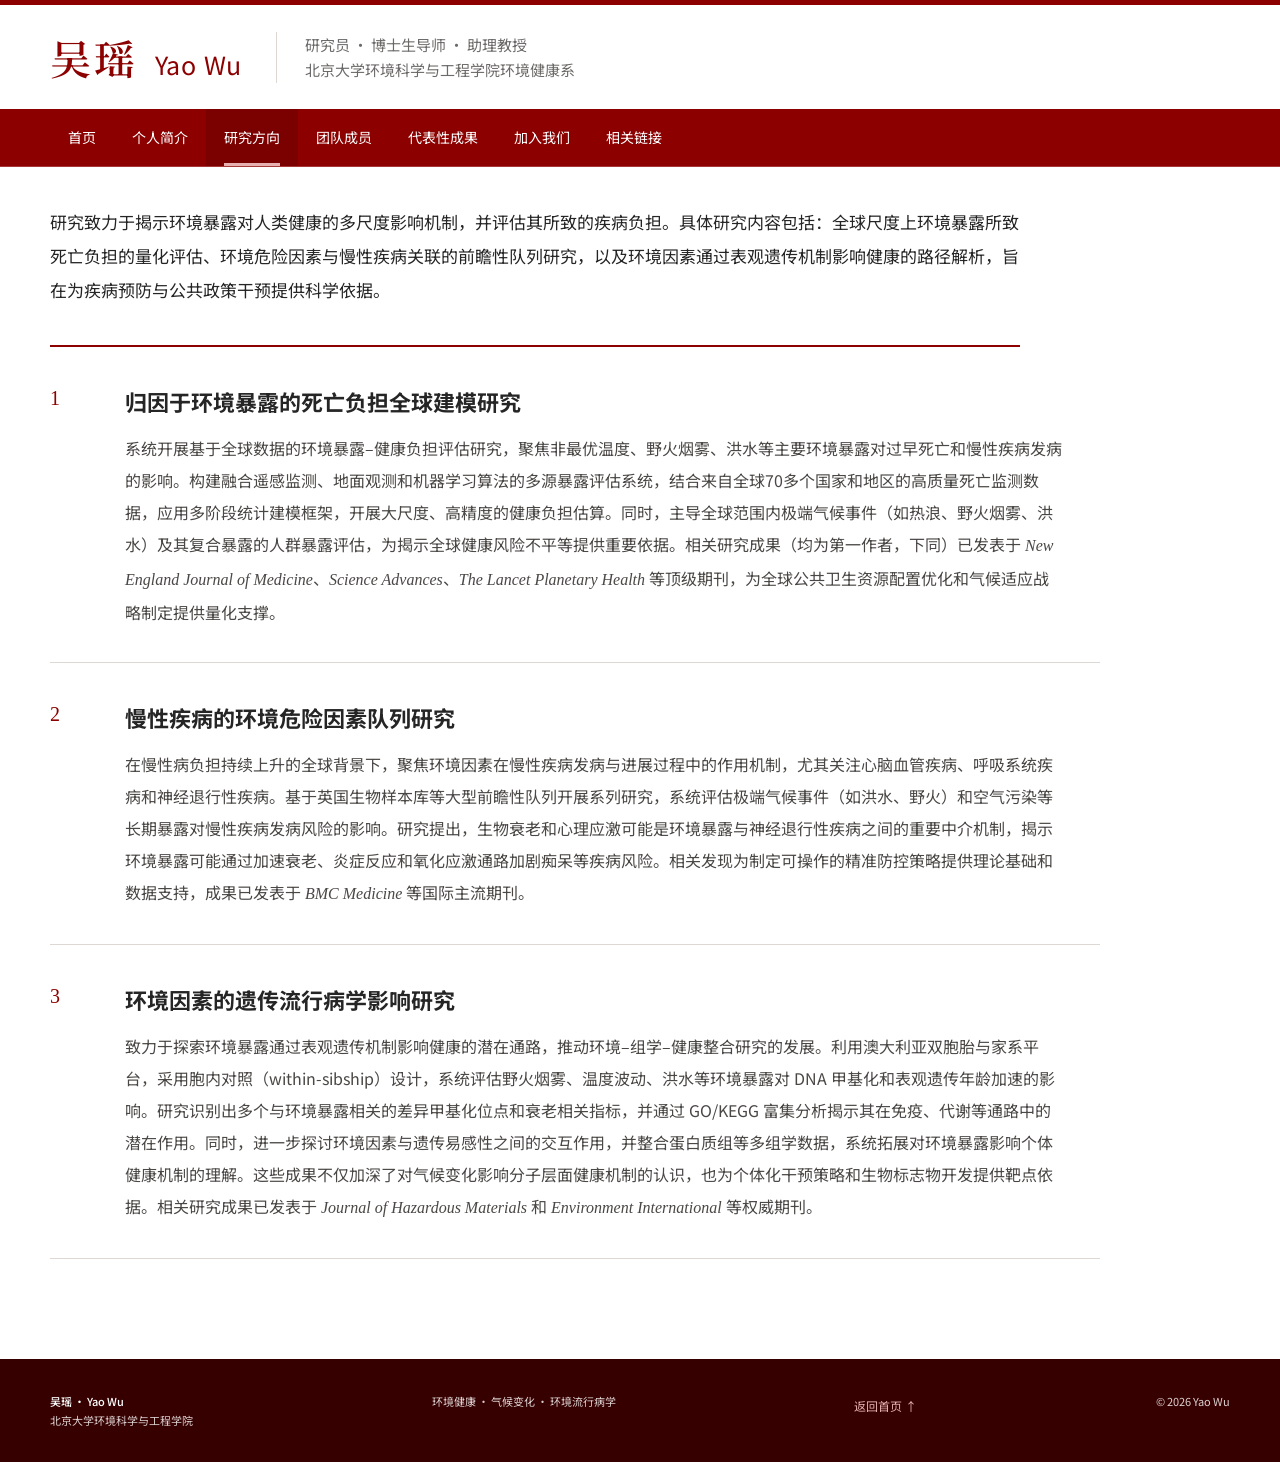
<file: research.html>
<!doctype html>
<html lang="zh-CN">
<head>
  <!-- Google tag (gtag.js) -->
  <script async src="https://www.googletagmanager.com/gtag/js?id=G-WZ7FM16645"></script>
  <script>
    window.dataLayer = window.dataLayer || [];
    function gtag(){dataLayer.push(arguments);}
    gtag('js', new Date());

    gtag('config', 'G-WZ7FM16645');
  </script>
  <meta charset="utf-8">
  <meta name="viewport" content="width=device-width, initial-scale=1">
  <meta name="description" content="吴瑶关于环境暴露、气候变化与人群健康的研究内容。">
  <meta name="theme-color" content="#8c0000">
  <title>研究方向｜吴瑶</title>
  <link rel="preconnect" href="https://fonts.googleapis.com">
  <link rel="preconnect" href="https://fonts.gstatic.com" crossorigin>
  <link href="https://fonts.googleapis.com/css2?family=Noto+Sans+SC:wght@400;500;600;700&family=Noto+Serif+SC:wght@500;600;700&display=swap" rel="stylesheet">
  <link rel="stylesheet" href="css/style.css">
</head>
<body data-page="research">
  <a class="skip-link" href="#main-content">跳转到主要内容</a>
  <header class="site-header"><div class="topbar"><div class="container identity-row"><a class="wordmark" href="index.html" aria-label="吴瑶首页"><span class="wordmark-cn">吴瑶</span><span class="wordmark-en">Yao Wu</span></a><div class="identity-meta"><p>研究员 · 博士生导师 · 助理教授</p><p>北京大学环境科学与工程学院环境健康系</p></div></div></div><nav class="main-nav" aria-label="主导航"><div class="container nav-inner"><button class="nav-toggle" type="button" aria-expanded="false" aria-controls="nav-menu"><span class="sr-only">打开导航菜单</span><span></span><span></span><span></span></button><div class="nav-menu" id="nav-menu"><a class="nav-link" data-page-link="home" href="index.html">首页</a><a class="nav-link" data-page-link="profile" href="profile.html">个人简介</a><a class="nav-link" data-page-link="research" href="research.html">研究方向</a><a class="nav-link" data-page-link="team" href="team.html">团队成员</a><a class="nav-link" data-page-link="publications" href="publications.html">代表性成果</a><a class="nav-link" data-page-link="join" href="join.html">加入我们</a><a class="nav-link" data-page-link="links" href="links.html">相关链接</a></div></div></nav></header>
  <main id="main-content" class="page-main research-page"><div class="container page-content">
    <div class="research-intro">研究致力于揭示环境暴露对人类健康的多尺度影响机制，并评估其所致的疾病负担。具体研究内容包括：全球尺度上环境暴露所致死亡负担的量化评估、环境危险因素与慢性疾病关联的前瞻性队列研究，以及环境因素通过表观遗传机制影响健康的路径解析，旨在为疾病预防与公共政策干预提供科学依据。</div>
    <div class="research-detail-list">
      <article class="research-detail"><span class="research-detail-number">1</span><div><h2>归因于环境暴露的死亡负担全球建模研究</h2><p>系统开展基于全球数据的环境暴露–健康负担评估研究，聚焦非最优温度、野火烟雾、洪水等主要环境暴露对过早死亡和慢性疾病发病的影响。构建融合遥感监测、地面观测和机器学习算法的多源暴露评估系统，结合来自全球70多个国家和地区的高质量死亡监测数据，应用多阶段统计建模框架，开展大尺度、高精度的健康负担估算。同时，主导全球范围内极端气候事件（如热浪、野火烟雾、洪水）及其复合暴露的人群暴露评估，为揭示全球健康风险不平等提供重要依据。相关研究成果（均为第一作者，下同）已发表于 <em>New England Journal of Medicine</em>、<em>Science Advances</em>、<em>The Lancet Planetary Health</em> 等顶级期刊，为全球公共卫生资源配置优化和气候适应战略制定提供量化支撑。</p></div></article>
      <article class="research-detail"><span class="research-detail-number">2</span><div><h2>慢性疾病的环境危险因素队列研究</h2><p>在慢性病负担持续上升的全球背景下，聚焦环境因素在慢性疾病发病与进展过程中的作用机制，尤其关注心脑血管疾病、呼吸系统疾病和神经退行性疾病。基于英国生物样本库等大型前瞻性队列开展系列研究，系统评估极端气候事件（如洪水、野火）和空气污染等长期暴露对慢性疾病发病风险的影响。研究提出，生物衰老和心理应激可能是环境暴露与神经退行性疾病之间的重要中介机制，揭示环境暴露可能通过加速衰老、炎症反应和氧化应激通路加剧痴呆等疾病风险。相关发现为制定可操作的精准防控策略提供理论基础和数据支持，成果已发表于 <em>BMC Medicine</em> 等国际主流期刊。</p></div></article>
      <article class="research-detail"><span class="research-detail-number">3</span><div><h2>环境因素的遗传流行病学影响研究</h2><p>致力于探索环境暴露通过表观遗传机制影响健康的潜在通路，推动环境–组学–健康整合研究的发展。利用澳大利亚双胞胎与家系平台，采用胞内对照（within-sibship）设计，系统评估野火烟雾、温度波动、洪水等环境暴露对 DNA 甲基化和表观遗传年龄加速的影响。研究识别出多个与环境暴露相关的差异甲基化位点和衰老相关指标，并通过 GO/KEGG 富集分析揭示其在免疫、代谢等通路中的潜在作用。同时，进一步探讨环境因素与遗传易感性之间的交互作用，并整合蛋白质组等多组学数据，系统拓展对环境暴露影响个体健康机制的理解。这些成果不仅加深了对气候变化影响分子层面健康机制的认识，也为个体化干预策略和生物标志物开发提供靶点依据。相关研究成果已发表于 <em>Journal of Hazardous Materials</em> 和 <em>Environment International</em> 等权威期刊。</p></div></article>
    </div>
  </div></main>
  <footer class="site-footer"><div class="container footer-inner"><p><strong>吴瑶 · Yao Wu</strong><br>北京大学环境科学与工程学院</p><p>环境健康 · 气候变化 · 环境流行病学</p><a class="footer-home-link" href="index.html">返回首页 ↑</a><p>© 2026 Yao Wu</p></div></footer>
  <script src="js/main.js"></script>
</body>
</html>
</file>
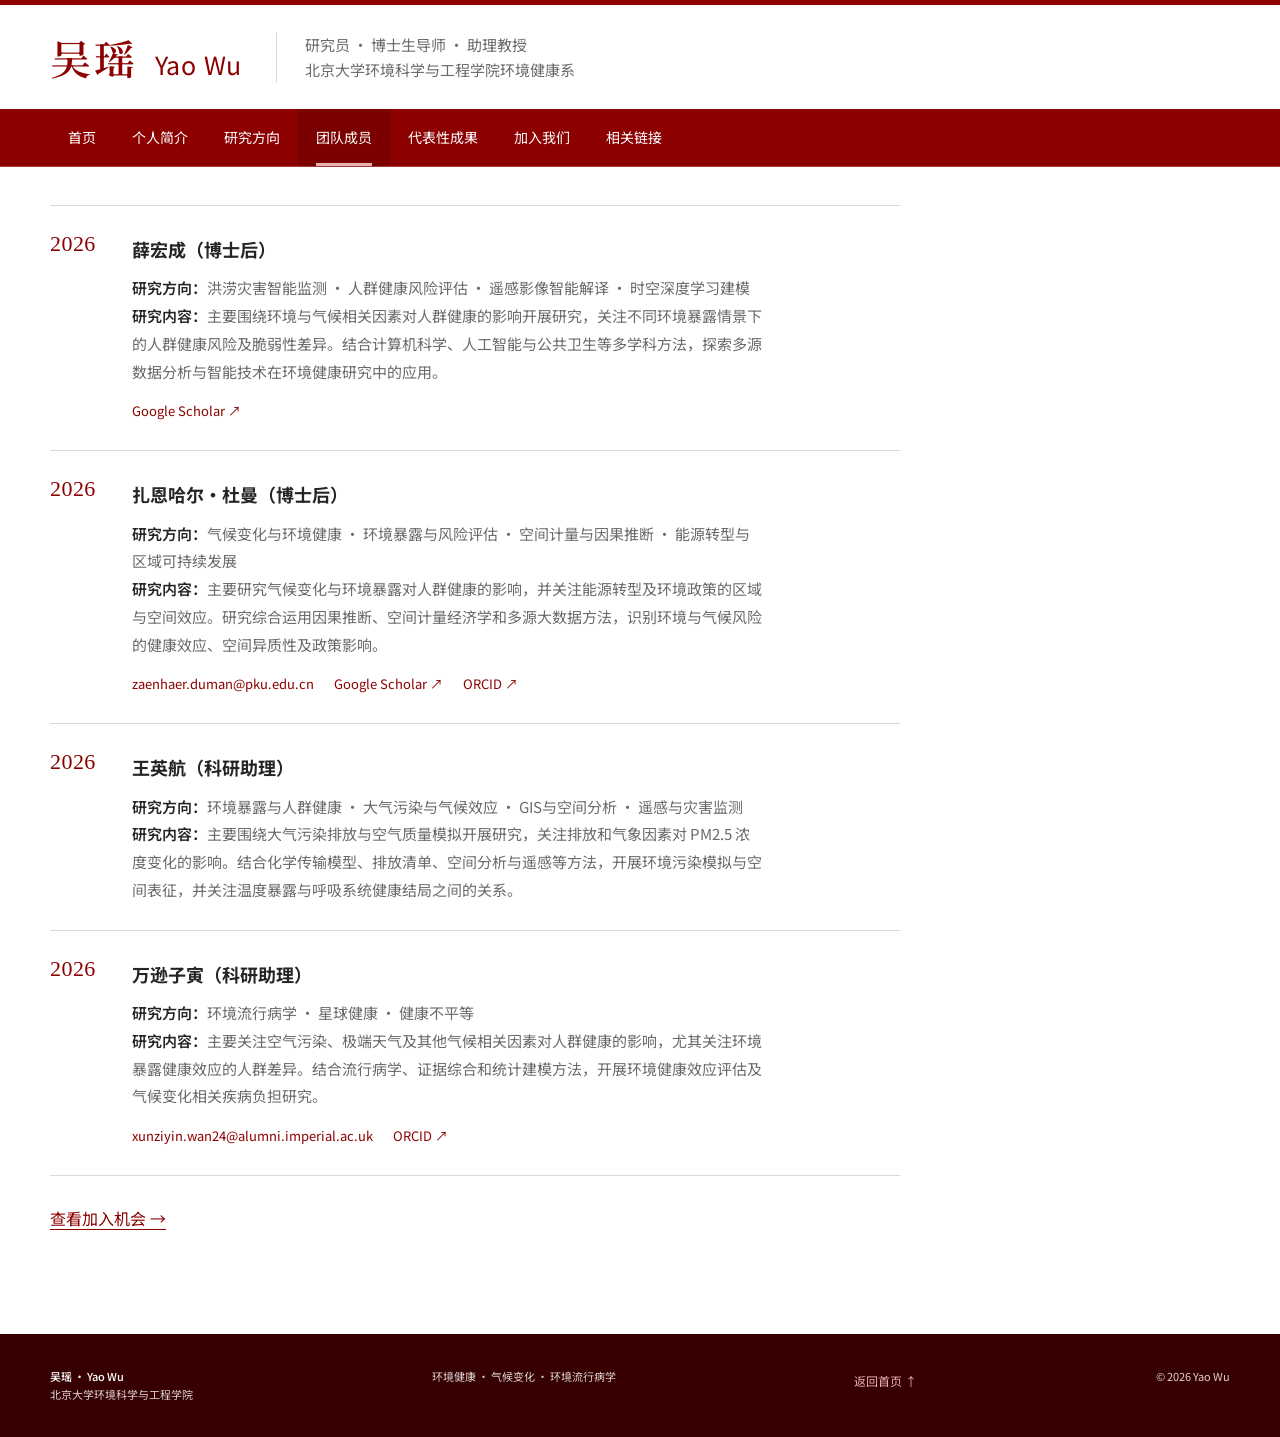
<file: team.html>
<!doctype html>
<html lang="zh-CN"><head><!-- Google tag (gtag.js) --><script async src="https://www.googletagmanager.com/gtag/js?id=G-WZ7FM16645"></script><script>window.dataLayer=window.dataLayer||[];function gtag(){dataLayer.push(arguments);}gtag('js',new Date());gtag('config','G-WZ7FM16645');</script><meta charset="utf-8"><meta name="viewport" content="width=device-width, initial-scale=1"><meta name="description" content="吴瑶研究团队成员与团队建设信息。"><meta name="theme-color" content="#8c0000"><title>团队成员｜吴瑶</title><link rel="preconnect" href="https://fonts.googleapis.com"><link rel="preconnect" href="https://fonts.gstatic.com" crossorigin><link href="https://fonts.googleapis.com/css2?family=Noto+Sans+SC:wght@400;500;600;700&family=Noto+Serif+SC:wght@500;600;700&display=swap" rel="stylesheet"><link rel="stylesheet" href="css/style.css"></head>
<body data-page="team"><a class="skip-link" href="#main-content">跳转到主要内容</a><header class="site-header"><div class="topbar"><div class="container identity-row"><a class="wordmark" href="index.html" aria-label="吴瑶首页"><span class="wordmark-cn">吴瑶</span><span class="wordmark-en">Yao Wu</span></a><div class="identity-meta"><p>研究员 · 博士生导师 · 助理教授</p><p>北京大学环境科学与工程学院环境健康系</p></div><a class="contact-link" href="mailto:yao.wu@pku.edu.cn">yao.wu@pku.edu.cn</a></div></div><nav class="main-nav" aria-label="主导航"><div class="container nav-inner"><button class="nav-toggle" type="button" aria-expanded="false" aria-controls="nav-menu"><span class="sr-only">打开导航菜单</span><span></span><span></span><span></span></button><div class="nav-menu" id="nav-menu"><a class="nav-link" data-page-link="home" href="index.html">首页</a><a class="nav-link" data-page-link="profile" href="profile.html">个人简介</a><a class="nav-link" data-page-link="research" href="research.html">研究方向</a><a class="nav-link" data-page-link="team" href="team.html">团队成员</a><a class="nav-link" data-page-link="publications" href="publications.html">代表性成果</a><a class="nav-link" data-page-link="join" href="join.html">加入我们</a><a class="nav-link" data-page-link="links" href="links.html">相关链接</a></div></div></nav></header>
<main id="main-content" class="page-main team-page"><div class="container page-content"><section class="team-page-block"><div id="members-list" class="members-list"></div><a class="text-link" href="join.html">查看加入机会 →</a></section></div></main><footer class="site-footer"><div class="container footer-inner"><p><strong>吴瑶 · Yao Wu</strong><br>北京大学环境科学与工程学院</p><p>环境健康 · 气候变化 · 环境流行病学</p><a class="footer-home-link" href="index.html">返回首页 ↑</a><p>© 2026 Yao Wu</p></div></footer><script src="js/members.js"></script><script src="js/main.js"></script></body></html>
</file>
<file: css/style.css>
:root {
  --red: #8c0000;
  --red-dark: #650000;
  --red-pale: #fbf5f4;
  --ink: #252525;
  --body: #4a4745;
  --muted: #6c6a68;
  --line: #ded8d4;
  --paper: #ffffff;
  --soft: #f8f7f5;
  --serif: "Noto Serif SC", "Songti SC", STSong, serif;
  --sans: "Noto Sans SC", "PingFang SC", "Microsoft YaHei", sans-serif;
  --max: 1180px;
}

* { box-sizing: border-box; }
html { scroll-behavior: smooth; }
body { margin: 0; color: var(--ink); background: var(--paper); font-family: var(--sans); font-size: 16px; line-height: 1.85; }
a { color: inherit; }
a:focus-visible, button:focus-visible { outline: 3px solid #cc8c8c; outline-offset: 4px; }
.container { width: min(calc(100% - 64px), var(--max)); margin: 0 auto; }
.sr-only { position: absolute; width: 1px; height: 1px; padding: 0; margin: -1px; overflow: hidden; clip: rect(0, 0, 0, 0); white-space: nowrap; border: 0; }
.skip-link { position: fixed; z-index: 20; left: 16px; top: -60px; padding: 8px 14px; color: #fff; background: var(--red); }
.skip-link:focus { top: 16px; }

.topbar { border-top: 5px solid var(--red); background: #fff; }
.identity-row { display: flex; align-items: center; min-height: 104px; gap: 34px; }
.wordmark { display: flex; align-items: baseline; gap: 16px; color: var(--red); text-decoration: none; white-space: nowrap; }
.wordmark-cn { font: 600 41px/1 var(--serif); letter-spacing: .08em; }
.wordmark-en { font: 400 25px/1 var(--sans); letter-spacing: .03em; }
.identity-meta { border-left: 1px solid var(--line); padding-left: 28px; color: var(--muted); font-size: 15px; line-height: 1.7; }
.identity-meta p { margin: 0; }
.contact-link { margin-left: auto; color: var(--red); font-size: 14px; text-underline-offset: 4px; }
.main-nav { position: sticky; top: 0; z-index: 10; border-bottom: 1px solid rgba(255,255,255,.22); background: var(--red); color: #fff; }
.nav-inner { min-height: 57px; }
.nav-menu { display: flex; align-items: stretch; gap: 0; }
.nav-link { position: relative; display: inline-flex; align-items: center; min-height: 57px; padding: 0 18px; color: #fff; font-size: 14px; text-decoration: none; transition: background .2s ease; }
.nav-link::after { position: absolute; right: 18px; bottom: 0; left: 18px; height: 3px; background: #e7b1b1; content: ""; opacity: 0; transition: opacity .2s ease; }
.nav-link:hover, .nav-link.active { background: rgba(0,0,0,.12); }
.nav-link.active::after { opacity: 1; }
.nav-toggle { display: none; }

.hero-section { background: var(--paper); }
.hero-grid { display: grid; grid-template-columns: minmax(0, 1fr) 280px; gap: 80px; align-items: end; padding-top: 58px; padding-bottom: 43px; }
.eyebrow, .section-kicker { margin: 0 0 20px; color: var(--red); font-size: 11px; font-weight: 700; letter-spacing: .18em; line-height: 1.4; }
h1, h2, h3, p { margin-top: 0; }
h1 { max-width: 700px; margin-bottom: 22px; color: var(--red); font: 600 clamp(37px, 4.2vw, 54px)/1.24 var(--serif); letter-spacing: .02em; }
h1 span { color: var(--ink); }
.hero-lede { max-width: 650px; margin-bottom: 36px; color: var(--body); font-size: 17px; line-height: 2; }
.hero-actions { display: flex; flex-wrap: wrap; align-items: center; gap: 25px; }
.button { display: inline-flex; align-items: center; gap: 16px; min-height: 46px; padding: 0 20px; text-decoration: none; font-size: 14px; transition: background .2s ease, color .2s ease; }
.button-primary { color: #fff; background: var(--red); }
.button-primary:hover { background: var(--red-dark); }
.button-text { padding-left: 0; color: var(--red); border-bottom: 1px solid var(--red); }
.button-text:hover { color: var(--red-dark); }
.hero-aside { align-self: end; padding: 6px 0 10px 26px; border-left: 1px solid var(--red); color: var(--body); font-size: 14px; line-height: 1.7; }
.hero-aside p { margin-bottom: 8px; }
.hero-aside a { color: var(--red); text-underline-offset: 4px; }
.aside-rule { width: 34px; height: 2px; margin-bottom: 16px; background: var(--red); }
.aside-label { color: var(--red); font-weight: 700; }
.aside-note { margin-top: 24px; color: var(--muted); font-size: 13px; }
.hero-bottomline { display: flex; justify-content: space-between; padding: 16px 0; color: var(--muted); border-top: 1px solid var(--line); font-size: 12px; }
.page-index { display: grid; grid-template-columns: 110px minmax(0, 1fr); gap: 26px; padding: 17px 0 20px; border-top: 1px solid var(--line); }
.page-index-title { margin: 0; color: var(--red); font-size: 11px; font-weight: 700; letter-spacing: .16em; line-height: 2; }
.page-index-links { display: flex; flex-wrap: wrap; gap: 8px 25px; }
.page-index-links a { display: inline-flex; align-items: baseline; gap: 8px; color: var(--muted); font-size: 12px; text-decoration: none; transition: color .2s ease; }
.page-index-links a span { color: var(--red); font: 500 11px/1 Georgia, serif; }
.page-index-links a:hover { color: var(--red); }

.section { padding: 68px 0; scroll-margin-top: 57px; }
.section-profile { background: #fff; }
.section-research, .section-publications, .section-links { background: #fff; }
.section-team { background: #fff; }
.section-join { color: var(--ink); background: #fff; }
.two-column { display: grid; grid-template-columns: 280px minmax(0, 1fr); gap: 90px; }
.section-heading h2 { margin-bottom: 18px; color: var(--red); font: 600 34px/1.3 var(--serif); letter-spacing: .03em; }
.section-summary { max-width: 260px; margin-bottom: 0; color: var(--muted); font-size: 14px; line-height: 1.9; }
.section-body { max-width: 760px; color: var(--body); }
.section-body p { margin-bottom: 20px; }
.lead-paragraph { color: var(--ink); font-size: 19px; line-height: 2; }
em { font-family: Georgia, serif; }
.timeline-group { margin-top: 37px; }
.timeline-group h3 { margin-bottom: 17px; color: var(--ink); font-size: 16px; font-weight: 700; }
.timeline { border-top: 1px solid var(--line); }
.timeline-item { display: grid; grid-template-columns: 148px 1fr; gap: 22px; padding: 13px 0; border-bottom: 1px solid var(--line); font-size: 15px; }
.timeline-date { color: var(--red); font-variant-numeric: tabular-nums; }

.section-heading-wide { max-width: 700px; margin-bottom: 42px; }
.section-heading-wide .section-summary { max-width: 580px; }
.research-grid { display: grid; grid-template-columns: repeat(2, minmax(0, 1fr)); border-top: 1px solid var(--line); border-left: 1px solid var(--line); }
.research-item { min-height: 270px; padding: 27px 30px 24px; border-right: 1px solid var(--line); border-bottom: 1px solid var(--line); background: #fff; }
.research-index { display: block; margin-bottom: 32px; color: var(--red); font: 500 14px/1 Georgia, serif; }
.research-item h3 { margin-bottom: 15px; color: var(--ink); font-size: 18px; font-weight: 700; }
.research-item p { margin-bottom: 24px; color: var(--muted); font-size: 14px; line-height: 1.9; }
.research-tags { color: var(--red); font-size: 12px; }
.method-note { display: flex; align-items: baseline; gap: 30px; margin-top: 33px; padding-top: 19px; border-top: 1px solid var(--line); font-size: 13px; }
.method-note span { color: var(--red); font-weight: 700; white-space: nowrap; }
.method-note p { margin: 0; color: var(--muted); }

.team-layout { align-items: start; }
.team-body { padding-top: 4px; }
.members-list { border-top: 1px solid var(--line); }
.member-empty { display: flex; gap: 24px; padding: 27px 0 26px; border-bottom: 1px solid var(--line); }
.member-year { flex: 0 0 58px; color: var(--red); font: 400 22px/1 Georgia, serif; letter-spacing: .02em; }
.member-empty h3 { margin-bottom: 8px; color: var(--ink); font-size: 18px; }
.member-empty p { max-width: 630px; margin-bottom: 0; color: var(--muted); font-size: 15px; }
.member-label { color: var(--ink); font-weight: 600; }
.member-links { display: flex; flex-wrap: wrap; gap: 8px 20px; margin-top: 14px; }
.member-link { color: var(--red); font-size: 13px; text-decoration: none; border-bottom: 1px solid transparent; }
.member-link:hover { border-bottom-color: var(--red); }
.inline-cta { display: inline-flex; gap: 16px; margin-top: 28px; color: var(--red); font-size: 14px; text-decoration: none; border-bottom: 1px solid var(--red); }
.inline-cta:hover { color: var(--red-dark); }

.publications-header { display: flex; justify-content: space-between; align-items: end; max-width: none; }
.publications-header h2 { margin-bottom: 0; }
.scholar-link { color: var(--red); font-size: 13px; text-decoration: none; border-bottom: 1px solid var(--red); }
.publication-toolbar { display: flex; justify-content: space-between; align-items: start; gap: 30px; margin-bottom: 29px; }
.filter-buttons { display: flex; flex-wrap: wrap; gap: 8px; }
.filter-button { padding: 8px 13px; color: var(--muted); background: transparent; border: 1px solid #cbc5c1; border-radius: 0; cursor: pointer; font: inherit; font-size: 12px; line-height: 1.5; transition: color .2s ease, background .2s ease, border-color .2s ease; }
.filter-button:hover, .filter-button.active { color: #fff; background: var(--red); border-color: var(--red); }
.publication-count { margin: 8px 0 0; color: var(--muted); font-size: 12px; white-space: nowrap; }
.publications-list { border-top: 2px solid var(--red); }
.publication { display: grid; grid-template-columns: 42px minmax(0, 1fr); gap: 16px; padding: 24px 0; border-bottom: 1px solid var(--line); }
.publication-number { color: var(--red); font: 500 14px/1.7 Georgia, serif; }
.publication-title { margin-bottom: 8px; color: var(--ink); font-size: 16px; font-weight: 600; line-height: 1.65; }
.publication-authors { margin-bottom: 6px; color: var(--muted); font-size: 13px; line-height: 1.8; }
.publication-authors strong { color: var(--ink); font-weight: 700; }
.publication-meta { color: var(--red); font-size: 13px; line-height: 1.75; }
.publication-meta em { color: var(--body); }
.publication-meta a { margin-left: 13px; color: var(--red); text-decoration: none; border-bottom: 1px solid #c99797; }
.publication-meta a:hover { border-bottom-color: var(--red); }
.publication-themes { display: flex; flex-wrap: wrap; gap: 6px; margin-top: 10px; }
.publication-theme { padding: 2px 7px; color: var(--muted); background: #fff; font-size: 11px; }
.publication-footnote { margin: 24px 0 0; color: var(--muted); font-size: 12px; }
.publication-footnote a { color: var(--red); }


.join-layout { display: grid; grid-template-columns: 280px minmax(0, 1fr); gap: 90px; }
.section-join .section-heading h2, .section-join .section-kicker { color: var(--red); }
.section-join .section-summary { color: var(--muted); }
.opportunities { border-top: 1px solid var(--line); }
.opportunity { display: grid; grid-template-columns: 120px minmax(0, 1fr); column-gap: 35px; padding: 22px 0; border-bottom: 1px solid var(--line); }
.opportunity-status { grid-column: 1; grid-row: 1 / span 2; padding-top: 3px; color: var(--red); font-size: 12px; }
.opportunity h2 { grid-column: 2; margin: 0 0 8px; color: var(--ink); font-size: 17px; }
.opportunity p { grid-column: 2; margin: 0; color: var(--muted); font-size: 14px; line-height: 1.8; }
.join-footer { display: flex; justify-content: space-between; align-items: center; gap: 30px; margin-top: 30px; padding-top: 24px; border-top: 1px solid var(--line); }
.join-footer p { margin: 0; color: var(--muted); font-size: 13px; }
.section-join .button-primary { background: var(--red); color: #fff; }
.section-join .button-primary:hover { background: var(--red-dark); }

.links-layout { display: grid; grid-template-columns: 280px minmax(0, 1fr); gap: 90px; }
.links-grid { max-width: 860px; border-top: 1px solid var(--line); }
.external-link { display: grid; grid-template-columns: minmax(0, 1fr) auto; grid-template-rows: auto auto; align-items: baseline; padding: 20px 0; border-bottom: 1px solid var(--line); text-decoration: none; background: transparent; }
.external-link span { grid-column: 1; grid-row: 1; color: var(--ink); font-size: 15px; font-weight: 600; }
.external-link small { grid-column: 1; grid-row: 2; margin-top: 5px; color: var(--muted); font-size: 13px; }
.external-link b { position: static; grid-column: 2; grid-row: 1 / span 2; align-self: center; color: var(--red); font-size: 18px; font-weight: 400; }
.external-link:hover span { color: var(--red); }

.site-footer { padding: 33px 0; color: #ddd0d0; background: #360000; }
.footer-inner { display: flex; justify-content: space-between; gap: 30px; font-size: 11px; line-height: 1.7; }
.footer-inner p { margin: 0; }
.footer-inner strong { color: #fff; font-weight: 500; }
.footer-home-link { display: block; margin-top: 4px; color: #e7b1b1; font-size: 12px; text-decoration: none; }
.footer-home-link:hover { color: #fff; text-decoration: underline; text-underline-offset: 3px; }

@media (max-width: 900px) {
  .identity-row { min-height: 116px; flex-wrap: wrap; gap: 12px 24px; padding-top: 16px; padding-bottom: 16px; }
  .identity-meta { order: 3; width: 100%; padding-left: 0; border-left: 0; font-size: 13px; }
  .contact-link { margin-left: auto; }
  .nav-toggle { display: flex; flex-direction: column; gap: 4px; justify-content: center; width: 45px; height: 57px; padding: 0; color: #fff; background: transparent; border: 0; cursor: pointer; }
  .nav-toggle > span:not(.sr-only) { display: block; width: 22px; height: 2px; background: #fff; }
  .nav-menu { display: none; flex-direction: column; padding-bottom: 10px; }
  .nav-menu.is-open { display: flex; }
  .nav-link { min-height: 43px; padding: 0 4px; }
  .nav-link::after { right: auto; bottom: 3px; left: 4px; width: 20px; }
  .hero-grid { gap: 45px; padding-top: 50px; }
  .page-index { display: block; padding-top: 14px; }
  .page-index-links { margin-top: 7px; gap: 6px 18px; }
  .two-column, .join-layout, .links-layout { grid-template-columns: 210px minmax(0, 1fr); gap: 50px; }
.join-footer { align-items: start; flex-direction: column; }
}

@media (max-width: 640px) {
  .container { width: min(calc(100% - 38px), var(--max)); }
  body { font-size: 15px; }
  .topbar { border-top-width: 4px; }
  .wordmark-cn { font-size: 31px; }
  .wordmark-en { font-size: 19px; }
  .contact-link { font-size: 12px; }
  .identity-meta { font-size: 12px; }
  .hero-grid { display: block; padding-top: 63px; padding-bottom: 51px; }
  h1 { font-size: 42px; }
  .hero-lede { font-size: 15px; line-height: 1.9; }
  .hero-aside { margin-top: 56px; }
  .hero-bottomline { display: block; padding: 14px 0; line-height: 1.9; }
  .hero-bottomline span { display: block; }
  .section { padding: 55px 0; }
  .two-column, .join-layout, .links-layout { display: block; }
  .section-heading { margin-bottom: 39px; }
  .section-heading h2 { font-size: 30px; }
  .section-summary { max-width: 100%; }
  .lead-paragraph { font-size: 17px; }
  .timeline-item { grid-template-columns: 1fr; gap: 2px; padding: 12px 0; font-size: 13px; }
  .research-grid, .links-grid { grid-template-columns: 1fr; }
  .research-item { min-height: auto; padding: 25px 22px; }
  .research-index { margin-bottom: 25px; }
  .method-note { display: block; }
  .method-note p { margin-top: 8px; line-height: 1.8; }
  .publications-header { display: block; }
  .scholar-link { display: inline-block; margin-top: 18px; }
  .publication-toolbar { display: block; }
  .publication-count { margin-top: 16px; }
  .publication { grid-template-columns: 29px minmax(0, 1fr); gap: 9px; padding: 21px 0; }
  .publication-title { font-size: 15px; }
  .publication-authors { font-size: 12px; }
  .publication-meta { font-size: 12px; }
  .publication-meta a { display: inline-block; margin: 5px 0 0; }
  .opportunity { display: block; padding: 20px 0; }
  .opportunity-status { display: block; margin-bottom: 8px; padding-top: 0; }
  .opportunity h2 { margin-bottom: 7px; }
  .join-footer { margin-top: 25px; }
  .footer-inner { display: block; }
  .footer-inner p { margin-bottom: 10px; }
}

@media (prefers-reduced-motion: reduce) {
  html { scroll-behavior: auto; }
  *, *::before, *::after { transition-duration: .01ms !important; animation-duration: .01ms !important; animation-iteration-count: 1 !important; }
}

/* Multi-page layout */
.page-kicker { margin: 0 0 18px; color: var(--red); font-size: 12px; font-weight: 700; letter-spacing: .16em; line-height: 1.5; }
.home-profile { border-bottom: 1px solid var(--line); }
.home-profile-grid { display: grid; grid-template-columns: minmax(0, 1fr) 280px; gap: 90px; align-items: start; padding: 38px 0 52px; }
.home-bio { max-width: 820px; margin: 0 0 25px; color: var(--body); font-size: 17px; line-height: 2; }
.home-bio strong { color: var(--ink); font-weight: 700; }
.home-links { display: flex; flex-wrap: wrap; gap: 21px; margin: 0; font-size: 13px; }
.home-links a, .text-link { color: var(--red); text-underline-offset: 4px; }
.home-contact { padding: 4px 0 7px 27px; border-left: 1px solid var(--red); color: var(--body); font-size: 14px; line-height: 1.8; text-align: center; }
.home-contact p { margin-bottom: 10px; }
.home-contact a { color: var(--red); text-underline-offset: 4px; }
.home-join-link { display: flex !important; width: max-content; gap: 12px; margin: 27px auto 0; padding-top: 12px; border-top: 1px solid var(--line); font-weight: 600; text-decoration: none; }
.home-news { border-bottom: 1px solid var(--line); }
.home-news-grid { display: grid; grid-template-columns: 180px minmax(0, 1fr); gap: 60px; align-items: start; padding: 47px 0 48px; }
.home-news .section-heading h2 { margin-bottom: 0; color: var(--red); font: 600 31px/1.3 var(--serif); }
.news-item { min-height: 144px; padding-right: 100px; }
.news-meta { display: flex; gap: 14px; margin-bottom: 12px; color: var(--red); font-size: 12px; }
.news-meta span + span { padding-left: 14px; border-left: 1px solid var(--line); }
.news-item h3 { max-width: 720px; margin-bottom: 9px; color: var(--ink); font-size: 18px; line-height: 1.7; }
.news-item p { margin-bottom: 10px; color: var(--muted); font-size: 14px; }
.news-item a { color: var(--red); font-size: 13px; text-underline-offset: 4px; }
.news-rotator { position: relative; min-height: 174px; }
.news-controls { display: flex; align-items: center; gap: 13px; position: absolute; right: 0; bottom: 0; color: var(--muted); font: 12px/1 Georgia, serif; }
.news-control { width: 29px; height: 29px; color: var(--red); background: transparent; border: 1px solid var(--line); cursor: pointer; font: 16px/1 Georgia, serif; }
.news-control:hover { color: #fff; background: var(--red); border-color: var(--red); }
.home-entries { border-bottom: 1px solid var(--line); }
.entry-grid { display: grid; grid-template-columns: 1fr 1fr; }
.entry-link { display: grid; grid-template-columns: 45px minmax(0, 1fr) 24px; gap: 14px; align-items: center; min-height: 132px; padding: 23px 28px; color: inherit; text-decoration: none; border-right: 1px solid var(--line); }
.entry-link + .entry-link { border-right: 0; }
.entry-link:hover strong, .entry-link:hover b { color: var(--red); }
.entry-number { color: var(--red); font: 500 14px/1 Georgia, serif; }
.entry-link strong { display: block; color: var(--ink); font-size: 17px; transition: color .2s ease; }
.entry-link small { display: block; margin-top: 7px; color: var(--muted); font-size: 13px; }
.entry-link b { color: var(--red); font: 22px/1 Georgia, serif; font-weight: 400; text-align: right; transition: color .2s ease; }

.page-main { min-height: calc(100vh - 230px); }
.page-content { padding: 70px 0 100px; }
.links-page .page-content { padding-top: 38px; }
.publications-page .page-content { padding-top: 38px; }
.page-heading { padding-bottom: 44px; border-bottom: 1px solid var(--line); }
.page-heading h1 { max-width: none; margin: 0 0 14px; color: var(--red); font: 600 43px/1.3 var(--serif); letter-spacing: .03em; }
.page-heading > p:last-child { max-width: 680px; margin: 0; color: var(--muted); font-size: 16px; }
.page-heading-row { display: flex; justify-content: space-between; align-items: end; gap: 40px; }
.page-heading-row .text-link { margin-bottom: 7px; white-space: nowrap; }
.publication-intro { display: flex; justify-content: space-between; align-items: end; gap: 40px; padding-bottom: 29px; border-bottom: 1px solid var(--line); }
.publication-intro p { margin: 0; color: var(--muted); font-size: 16px; }
.publication-intro .text-link { margin-bottom: 7px; white-space: nowrap; }
.content-section.page-section { padding: 48px 0; border-bottom: 1px solid var(--line); }
.page-section h2 { margin-bottom: 18px; color: var(--ink); font: 600 24px/1.4 var(--serif); }
.reading-column { max-width: 780px; }
.reading-column p { color: var(--body); font-size: 16px; line-height: 2; }
.reading-column .lead-paragraph { color: var(--ink); font-size: 19px; }
.split-section { display: grid; grid-template-columns: 220px minmax(0, 1fr); gap: 80px; }
.split-section > div:first-child h2 { margin-top: 2px; }
.research-list { border-top: 2px solid var(--red); }
.research-row { display: grid; grid-template-columns: 55px minmax(0, 1fr); gap: 24px; padding: 34px 0 31px; border-bottom: 1px solid var(--line); }
.research-row .research-index { margin: 3px 0 0; }
.research-row h2 { margin-bottom: 11px; color: var(--ink); font-size: 21px; font-weight: 700; }
.research-row p { max-width: 780px; margin-bottom: 15px; color: var(--muted); font-size: 15px; line-height: 1.9; }
.team-page .page-content { padding-top: 38px; }
.team-page-block { padding-top: 0; max-width: 850px; }
.team-page-block .text-link { display: inline-block; margin-top: 28px; }
.join-page .page-content { padding-top: 38px; }
.join-page .page-heading { display: flex; justify-content: space-between; align-items: flex-start; gap: 40px; }
.join-page .page-heading > p { max-width: 780px; margin: 0; color: var(--muted); font-size: 16px; line-height: 1.9; }
.join-notice-link { flex: 0 0 auto; margin-top: 2px; white-space: nowrap; }
.metrics-row { display: grid; grid-template-columns: 220px 220px; gap: 55px; padding: 34px 0 39px; border-bottom: 1px solid var(--line); }
.metrics-row .metric strong { font-size: 47px; }
.plain-list { margin: 0; padding: 0; color: var(--muted); font-size: 15px; line-height: 2; list-style: none; }
.plain-list li::before { margin-right: 10px; color: var(--red); content: "·"; font-weight: 700; }
.opportunity h2 { margin: 0 0 8px; color: var(--ink); font-size: 17px; line-height: 1.5; }
.page-links-grid { margin-top: 0; }
.contact-block { max-width: 860px; padding-top: 44px; }
.contact-block h2 { margin-bottom: 14px; color: var(--ink); font: 600 24px/1.4 var(--serif); }
.contact-block p { color: var(--muted); font-size: 15px; }
.topbar .contact-link { display: none; }
.profile-page .page-content { padding-top: 38px; }
.profile-page .page-section:first-child { padding-top: 0; }
.research-page .page-content { padding-top: 38px; }
.research-intro { max-width: 970px; padding-bottom: 38px; color: var(--ink); border-bottom: 2px solid var(--red); font-size: 17px; line-height: 2; }
.research-detail-list { max-width: 1050px; }
.research-detail { display: grid; grid-template-columns: 50px minmax(0, 1fr); gap: 25px; padding: 38px 0 34px; border-bottom: 1px solid var(--line); }
.research-detail-number { padding-top: 3px; color: var(--red); font: 500 20px/1 Georgia, serif; }
.research-detail h2 { margin-bottom: 14px; color: var(--ink); font-size: 22px; line-height: 1.5; }
.research-detail p { max-width: 940px; margin: 0; color: var(--body); font-size: 16px; line-height: 2; }

@media (max-width: 900px) {
  .home-profile-grid { gap: 50px; }
  .home-news-grid { grid-template-columns: 150px minmax(0, 1fr); gap: 35px; }
  .page-content { padding-top: 55px; }
  .split-section { grid-template-columns: 180px minmax(0, 1fr); gap: 45px; }
}

@media (max-width: 640px) {
  .home-profile-grid { display: block; padding: 32px 0 43px; }
  .home-bio { font-size: 15px; line-height: 1.9; }
  .home-contact { margin-top: 39px; padding-left: 0; border-left: 0; border-top: 1px solid var(--red); padding-top: 20px; }
  .home-news-grid { display: block; padding: 40px 0 42px; }
  .home-news .section-heading { margin-bottom: 28px; }
  .home-news .section-heading h2 { font-size: 28px; }
  .news-rotator { min-height: 235px; }
  .news-item { min-height: 190px; padding-right: 0; }
  .news-item h3 { font-size: 16px; }
  .news-controls { left: 0; right: auto; }
  .entry-grid { display: block; }
  .entry-link { border-right: 0; border-bottom: 1px solid var(--line); }
  .entry-link:last-child { border-bottom: 0; }
  .page-content { padding: 48px 0 70px; }
  .links-page .page-content { padding-top: 32px; }
  .publications-page .page-content { padding-top: 32px; }
  .team-page .page-content { padding-top: 32px; }
  .join-page .page-content { padding-top: 32px; }
  .profile-page .page-content { padding-top: 32px; }
  .research-page .page-content { padding-top: 32px; }
  .page-heading { padding-bottom: 32px; }
  .page-heading h1 { font-size: 34px; }
  .page-heading-row { display: block; }
  .page-heading-row .text-link { display: inline-block; margin-top: 19px; }
  .publication-intro { display: block; padding-bottom: 25px; }
  .publication-intro .text-link { display: inline-block; margin-top: 19px; }
  .join-page .page-heading { display: block; }
  .join-notice-link { display: inline-block; margin-top: 19px; }
  .split-section { display: block; }
  .split-section > div:first-child { margin-bottom: 27px; }
  .research-row { grid-template-columns: 35px minmax(0, 1fr); gap: 13px; padding: 27px 0; }
  .research-row h2 { font-size: 18px; }
  .research-row p { font-size: 14px; }
  .research-intro { padding-bottom: 28px; font-size: 16px; line-height: 1.9; }
  .research-detail { grid-template-columns: 30px minmax(0, 1fr); gap: 12px; padding: 28px 0 25px; }
  .research-detail-number { font-size: 17px; }
  .research-detail h2 { margin-bottom: 11px; font-size: 18px; }
  .research-detail p { font-size: 14px; line-height: 1.9; }
  .metrics-row { grid-template-columns: 1fr 1fr; gap: 20px; }
  .metrics-row .metric strong { font-size: 36px; }
  .page-links-grid { margin-top: 0; }
  .contact-block { padding-top: 35px; }
}
</file>
